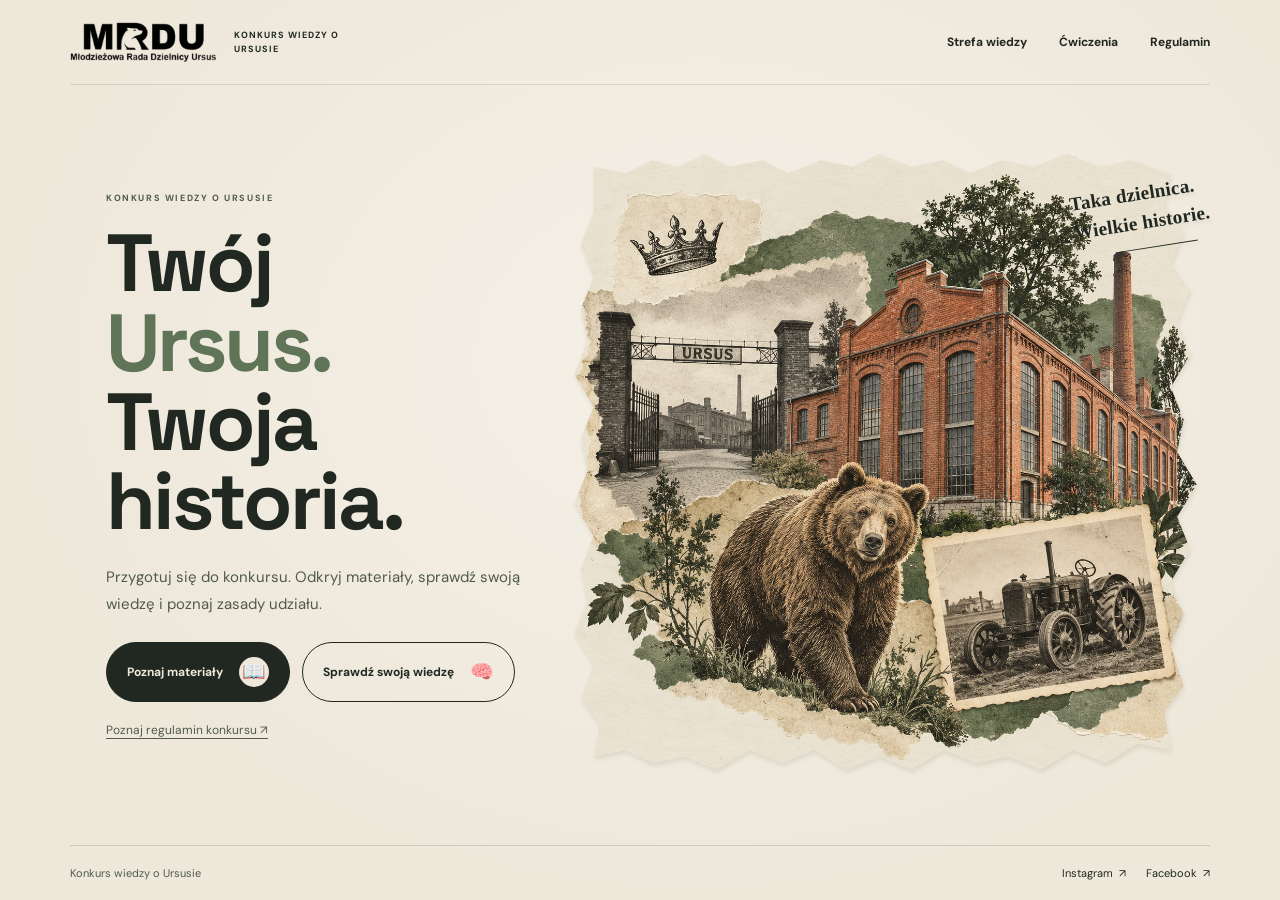
<file: index.html>
<!DOCTYPE html>
<html lang="pl">
<head>
  <meta charset="UTF-8">
  <meta name="viewport" content="width=device-width, initial-scale=1.0">
  <meta name="description" content="Konkurs wiedzy o Ursusie — materiały do nauki, ćwiczenia i regulamin.">
  <title>Konkurs wiedzy o Ursusie</title>
  <link rel="stylesheet" href="style.css">
  <link rel="stylesheet" href="theme.css">
  <link rel="stylesheet" href="home.css?v=20261018-copy-position">
  <script src="animations.js" defer></script>
</head>
<body class="home-page">
  <header class="header container">
    <a class="logo" href="index.html" aria-label="Ursus — strona główna"><span class="logo-image"><img src="assets/logo-mrdu.png" alt="Młodzieżowa Rada Dzielnicy Ursus" width="4000" height="4000"></span><span class="logo-text">KONKURS WIEDZY O URSUSIE</span></a>
    <nav class="home-navigation" aria-label="Menu główne">
      <a href="strefa-wiedzy.html">Strefa wiedzy</a>
      <a href="cwiczenia.html">Ćwiczenia</a>
      <a href="regulamin.html">Regulamin</a>
    </nav>
  </header>
  <main class="container collage-home">
    <section class="collage-copy" aria-labelledby="home-title">
      <p class="eyebrow">KONKURS WIEDZY O URSUSIE</p>
      <h1 id="home-title">Twój<br><em>Ursus.</em><br>Twoja<br>historia.</h1>
      <p class="collage-description">Przygotuj się do konkursu. Odkryj materiały, sprawdź swoją wiedzę i poznaj zasady udziału.</p>
      <div class="home-actions">
        <a class="home-action home-action-primary" href="strefa-wiedzy.html">Poznaj materiały <span aria-hidden="true">📖</span></a>
        <a class="home-action home-action-secondary" href="cwiczenia.html">Sprawdź swoją wiedzę <span aria-hidden="true">🧠</span></a>
      </div>
      <a class="home-rules" href="regulamin.html">Poznaj regulamin konkursu <span aria-hidden="true">↗</span></a>
    </section>
    <div class="collage-art" aria-hidden="true">
      <img src="assets/ursus-collage.png" alt="" width="1024" height="1024" fetchpriority="high">
      <span class="collage-note">Taka dzielnica.<br>Wielkie historie.</span>
    </div>
  </main>
  <footer class="container home-footer">
    <span>Konkurs wiedzy o Ursusie</span>
    <nav class="social-links" aria-label="Nasze media społecznościowe">
      <a href="https://www.instagram.com/mrd_ursus/" target="_blank" rel="noopener noreferrer" aria-label="Instagram Młodzieżowej Rady Dzielnicy Ursus — otwiera się w nowej karcie">Instagram <span aria-hidden="true">↗</span></a>
      <a href="https://www.facebook.com/MlodziezowaRadaDzielnicyUrsus/" target="_blank" rel="noopener noreferrer" aria-label="Facebook Młodzieżowej Rady Dzielnicy Ursus — otwiera się w nowej karcie">Facebook <span aria-hidden="true">↗</span></a>
    </nav>
  </footer>
</body>
</html>
</file>
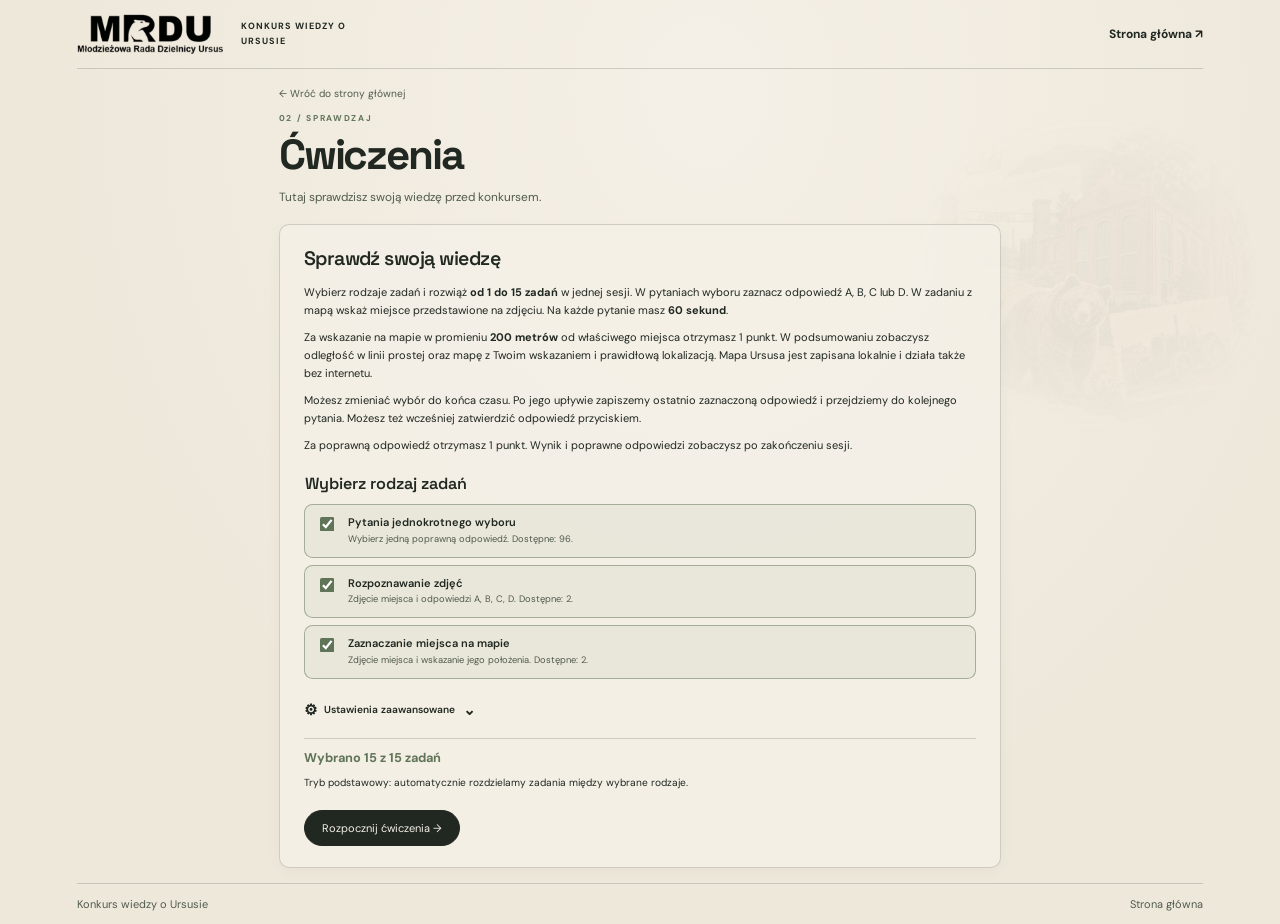
<file: cwiczenia.html>
<!DOCTYPE html>
<html lang="pl">
<head>
  <meta charset="UTF-8">
  <meta name="viewport" content="width=device-width, initial-scale=1.0">
  <title>Ćwiczenia — Konkurs wiedzy o Ursusie</title>
  <link rel="stylesheet" href="style.css">
  <link rel="stylesheet" href="theme.css">
  <link rel="stylesheet" href="assets/vendor/leaflet/leaflet.css">
  <link rel="stylesheet" href="quiz-map.css">
  <link rel="stylesheet" href="practice-layout.css?v=20261018-settings">
  <script src="assets/vendor/leaflet/leaflet.js" defer></script>
  <script src="quiz-data.js" defer></script>
  <script src="quiz-images.js" defer></script>
  <script src="quiz-map-data.js?v=20261017-2" defer></script>
  <script src="quiz-session.js?v=1" defer></script>
  <script src="quiz-engine.js?v=20261018-settings" defer></script>
  <script src="assets/ursus-map-data.js" defer></script>
  <script src="quiz-map.js" defer></script>
  <script src="practice-layout.js?v=20261018-settings" defer></script>
  <script src="practice-settings.js?v=1" defer></script>
  <script src="quiz.js?v=20261018-settings" defer></script>
</head>
<body class="practice-page">
  <header class="header container">
    <a class="logo" href="index.html" aria-label="Ursus — strona główna"><span class="logo-image"><img src="assets/logo-mrdu.png" alt="Młodzieżowa Rada Dzielnicy Ursus" width="4000" height="4000"></span><span class="logo-text">KONKURS WIEDZY O URSUSIE</span></a>
    <nav aria-label="Menu główne"><a href="index.html">Strona główna ↗</a></nav>
  </header>
  <main class="container subpage">
    <a class="back-link" href="index.html">← Wróć do strony głównej</a>
    <p class="eyebrow">02 / SPRAWDZAJ</p>
    <h1>Ćwiczenia</h1>
    <p class="intro">Tutaj sprawdzisz swoją wiedzę przed konkursem.</p>
    <section id="quiz-intro" class="quiz-card">
      <h2>Sprawdź swoją wiedzę</h2>
      <p>Wybierz rodzaje zadań i rozwiąż <strong>od 1 do 15 zadań</strong> w jednej sesji. W pytaniach wyboru zaznacz odpowiedź A, B, C lub D. W zadaniu z mapą wskaż miejsce przedstawione na zdjęciu. Na każde pytanie masz <strong>60 sekund</strong>.</p>
      <p>Za wskazanie na mapie w promieniu <strong>200 metrów</strong> od właściwego miejsca otrzymasz 1 punkt. W podsumowaniu zobaczysz odległość w linii prostej oraz mapę z Twoim wskazaniem i prawidłową lokalizacją. Mapa Ursusa jest zapisana lokalnie i działa także bez internetu.</p>
      <p>Możesz zmieniać wybór do końca czasu. Po jego upływie zapiszemy ostatnio zaznaczoną odpowiedź i przejdziemy do kolejnego pytania. Możesz też wcześniej zatwierdzić odpowiedź przyciskiem.</p>
      <p>Za poprawną odpowiedź otrzymasz 1 punkt. Wynik i poprawne odpowiedzi zobaczysz po zakończeniu sesji.</p>
      <fieldset class="task-type-fieldset"><legend>Wybierz rodzaj zadań</legend><div id="task-types"></div></fieldset>
      <button id="advanced-toggle" class="advanced-toggle" type="button" aria-expanded="false" aria-controls="advanced-panel"><span aria-hidden="true">⚙</span> Ustawienia zaawansowane <span class="advanced-chevron" aria-hidden="true">⌄</span></button>
      <div id="advanced-panel" class="advanced-panel" aria-hidden="true" inert>
        <div class="advanced-inner"><div class="advanced-content"><p>Ustaw dokładną liczbę zadań każdego rodzaju. Łącznie możesz wybrać od 1 do 15 zadań.</p><div id="task-counts"></div><button id="settings-reset" type="button" class="settings-reset" hidden>Przywróć dobór automatyczny</button></div></div>
      </div>
      <p id="settings-feedback" role="status"></p>
      <div class="session-summary"><strong id="session-total" role="status" aria-live="polite"></strong><p id="session-message"></p></div>
      <button id="quiz-start" class="study-button" type="button">Rozpocznij ćwiczenia →</button>
      <noscript><p>Włącz JavaScript w przeglądarce, aby uruchomić quiz.</p></noscript>
    </section>
    <section id="quiz-active" class="quiz-card" hidden aria-label="Quiz">
      <div class="quiz-status"><span id="quiz-progress"></span><span class="quiz-clock">Pozostało: <strong id="quiz-timer" role="timer" aria-label="Czas do końca pytania"></strong></span></div>
      <progress id="quiz-timebar" max="60" value="60" aria-label="Pozostały czas odpowiedzi"></progress>
      <fieldset class="quiz-fieldset"><legend class="visually-hidden">Wybierz jedną odpowiedź</legend>
        <h2 id="question-title" tabindex="-1"></h2>
        <figure id="quiz-photo" class="quiz-photo" hidden>
          <img id="quiz-image" alt="" decoding="async">
        </figure>
        <div id="quiz-options" role="radiogroup" aria-labelledby="question-title"></div>
        <div id="quiz-map-task" hidden>
          <p class="map-instructions">Kliknij lub dotknij mapy, aby postawić znacznik. Możesz zmieniać wskazanie do końca czasu. Punkt zdobędziesz, jeśli pomylisz się o najwyżej 200 m.</p>
          <div id="quiz-map" class="quiz-map" aria-label="Mapa Ursusa. Przesuwaj strzałkami i zmieniaj przybliżenie przyciskami plus i minus."></div>
          <div class="map-actions"><button id="map-select-center" class="study-button study-button-outline" type="button">Zaznacz środek mapy</button><button id="map-reset-view" class="study-button study-button-outline" type="button">Pokaż obszar Ursusa</button></div>
          <p id="map-selection-status" role="status">Nie zaznaczono jeszcze miejsca.</p>
          <p id="map-network-status" role="status" hidden></p>
        </div>
      </fieldset>
      <button id="quiz-next" class="study-button" type="button" disabled>Zatwierdź i przejdź dalej →</button>
    </section>
    <section id="quiz-result" hidden>
      <div class="quiz-card quiz-summary">
        <p class="eyebrow">ĆWICZENIA ZAKOŃCZONE</p>
        <h2 id="quiz-result-title" tabindex="-1">Twój wynik</h2>
        <p id="quiz-score" class="quiz-score"></p>
        <button id="quiz-restart" class="study-button" type="button">Rozpocznij ponownie →</button>
      </div>
      <h2 class="quiz-review-title">Podsumowanie odpowiedzi</h2>
      <div id="quiz-review"></div>
    </section>
  </main>
  <footer class="container"><span>Konkurs wiedzy o Ursusie</span><a href="index.html">Strona główna</a></footer>
</body>
</html>
</file>
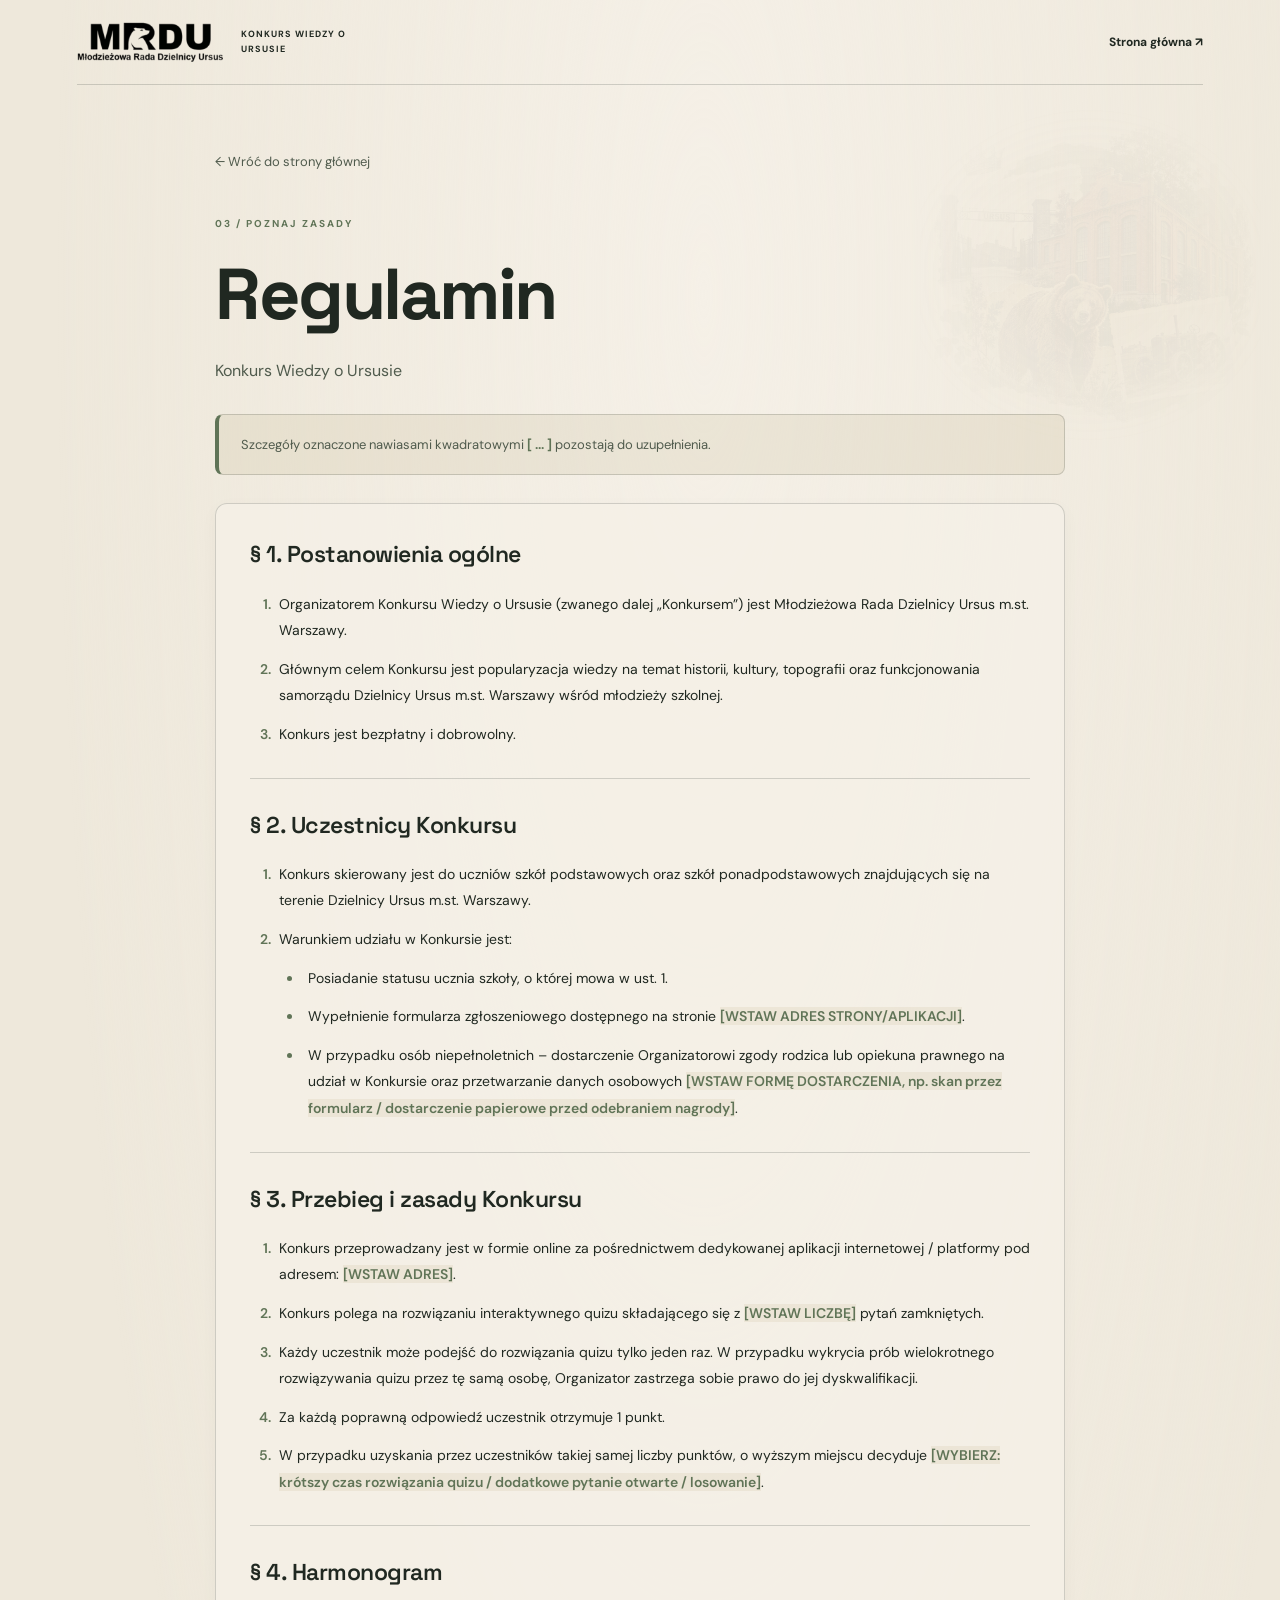
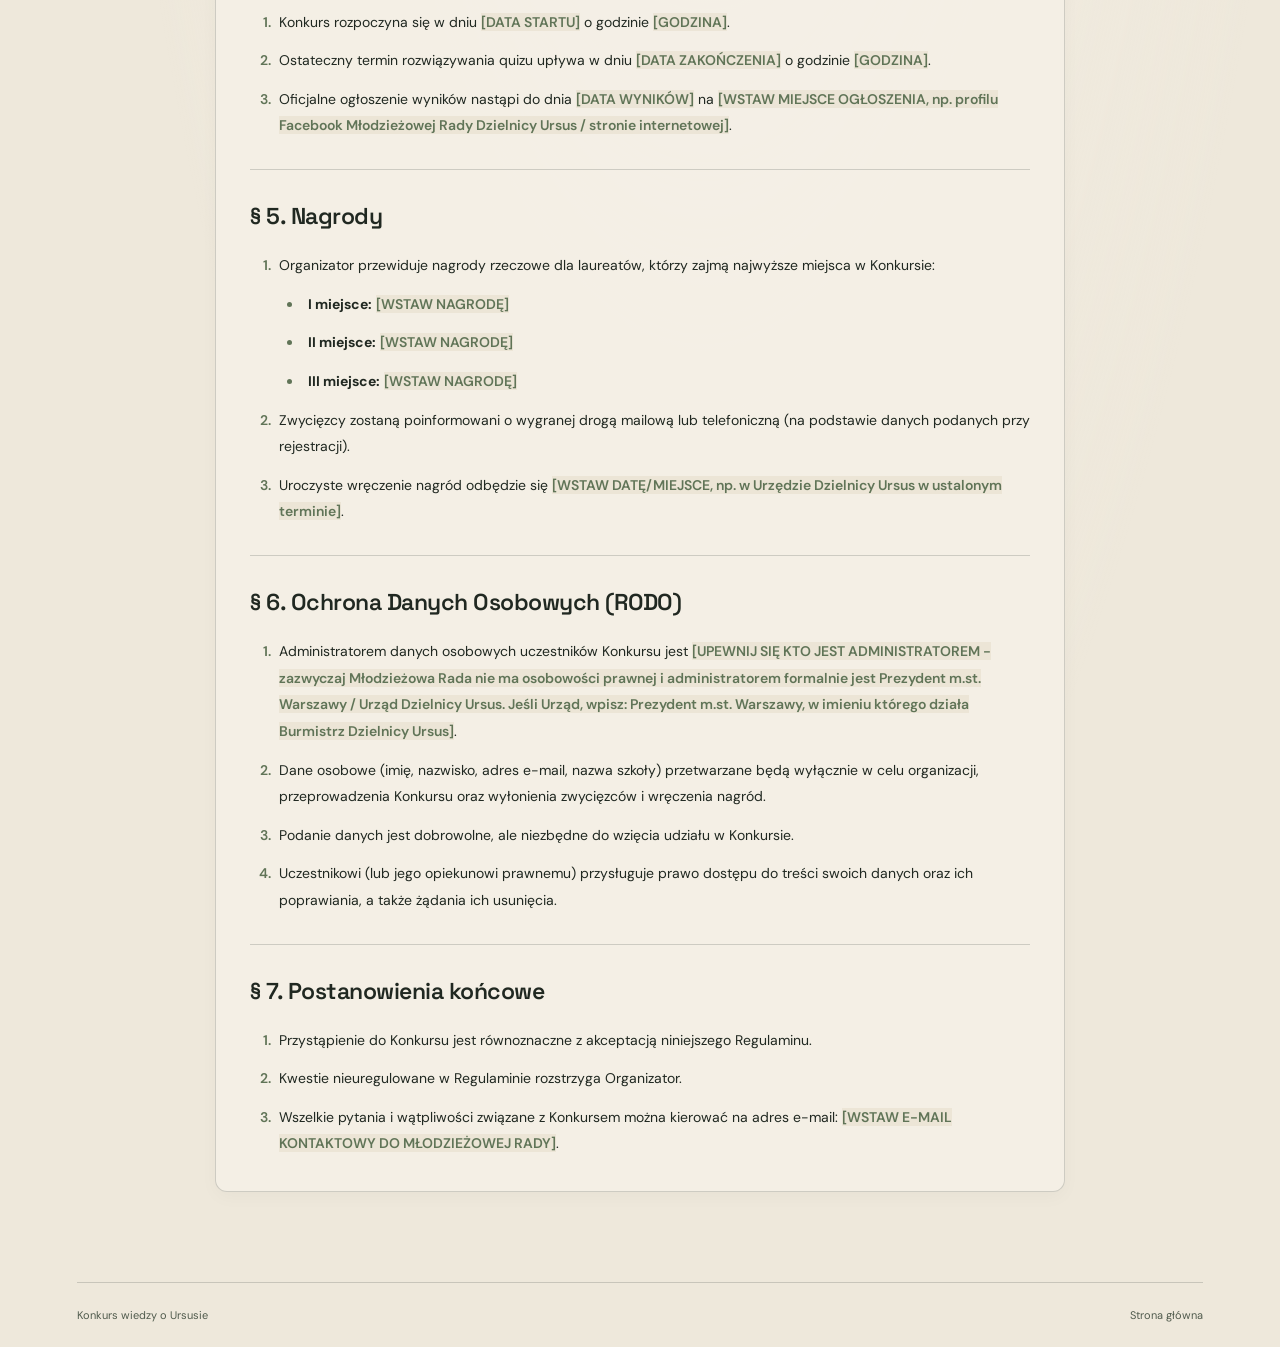
<file: regulamin.html>
<!DOCTYPE html>
<html lang="pl">
<head>
  <meta charset="UTF-8">
  <meta name="viewport" content="width=device-width, initial-scale=1.0">
  <title>Regulamin — Konkurs wiedzy o Ursusie</title>
  <link rel="stylesheet" href="style.css">
  <link rel="stylesheet" href="theme.css">
  <script src="animations.js" defer></script>
</head>
<body>
  <header class="header container">
    <a class="logo" href="index.html" aria-label="Ursus — strona główna"><span class="logo-image"><img src="assets/logo-mrdu.png" alt="Młodzieżowa Rada Dzielnicy Ursus" width="4000" height="4000"></span><span class="logo-text">KONKURS WIEDZY O URSUSIE</span></a>
    <nav aria-label="Menu główne"><a href="index.html">Strona główna ↗</a></nav>
  </header>
  <main class="container subpage">
    <a class="back-link" href="index.html">← Wróć do strony głównej</a>
    <p class="eyebrow">03 / POZNAJ ZASADY</p>
    <h1>Regulamin</h1>
    <p class="intro">Konkurs Wiedzy o Ursusie</p>
    <aside class="rules-note">Szczegóły oznaczone nawiasami kwadratowymi <strong>[ ... ]</strong> pozostają do uzupełnienia.</aside>
    <article class="rules-document" aria-label="Regulamin Konkursu Wiedzy o Ursusie">
<section>
<h2>§ 1. Postanowienia ogólne</h2>
<ol>
<li>Organizatorem Konkursu Wiedzy o Ursusie (zwanego dalej „Konkursem”) jest Młodzieżowa Rada Dzielnicy Ursus m.st. Warszawy.</li>
<li>Głównym celem Konkursu jest popularyzacja wiedzy na temat historii, kultury, topografii oraz funkcjonowania samorządu Dzielnicy Ursus m.st. Warszawy wśród młodzieży szkolnej.</li>
<li>Konkurs jest bezpłatny i dobrowolny.</li>
</ol>
</section>
<section>
<h2>§ 2. Uczestnicy Konkursu</h2>
<ol>
<li>Konkurs skierowany jest do uczniów szkół podstawowych oraz szkół ponadpodstawowych znajdujących się na terenie Dzielnicy Ursus m.st. Warszawy.</li>
<li>Warunkiem udziału w Konkursie jest:
<ul>
<li>Posiadanie statusu ucznia szkoły, o której mowa w ust. 1.</li>
<li>Wypełnienie formularza zgłoszeniowego dostępnego na stronie <strong class="rules-placeholder">[WSTAW ADRES STRONY/APLIKACJI]</strong>.</li>
<li>W przypadku osób niepełnoletnich – dostarczenie Organizatorowi zgody rodzica lub opiekuna prawnego na udział w Konkursie oraz przetwarzanie danych osobowych <strong class="rules-placeholder">[WSTAW FORMĘ DOSTARCZENIA, np. skan przez formularz / dostarczenie papierowe przed odebraniem nagrody]</strong>.</li>
</ul>
</li>
</ol>
</section>
<section>
<h2>§ 3. Przebieg i zasady Konkursu</h2>
<ol>
<li>Konkurs przeprowadzany jest w formie online za pośrednictwem dedykowanej aplikacji internetowej / platformy pod adresem: <strong class="rules-placeholder">[WSTAW ADRES]</strong>.</li>
<li>Konkurs polega na rozwiązaniu interaktywnego quizu składającego się z <strong class="rules-placeholder">[WSTAW LICZBĘ]</strong> pytań zamkniętych.</li>
<li>Każdy uczestnik może podejść do rozwiązania quizu tylko jeden raz. W przypadku wykrycia prób wielokrotnego rozwiązywania quizu przez tę samą osobę, Organizator zastrzega sobie prawo do jej dyskwalifikacji.</li>
<li>Za każdą poprawną odpowiedź uczestnik otrzymuje 1 punkt.</li>
<li>W przypadku uzyskania przez uczestników takiej samej liczby punktów, o wyższym miejscu decyduje <strong class="rules-placeholder">[WYBIERZ: krótszy czas rozwiązania quizu / dodatkowe pytanie otwarte / losowanie]</strong>.</li>
</ol>
</section>
<section>
<h2>§ 4. Harmonogram</h2>
<ol>
<li>Konkurs rozpoczyna się w dniu <strong class="rules-placeholder">[DATA STARTU]</strong> o godzinie <strong class="rules-placeholder">[GODZINA]</strong>.</li>
<li>Ostateczny termin rozwiązywania quizu upływa w dniu <strong class="rules-placeholder">[DATA ZAKOŃCZENIA]</strong> o godzinie <strong class="rules-placeholder">[GODZINA]</strong>.</li>
<li>Oficjalne ogłoszenie wyników nastąpi do dnia <strong class="rules-placeholder">[DATA WYNIKÓW]</strong> na <strong class="rules-placeholder">[WSTAW MIEJSCE OGŁOSZENIA, np. profilu Facebook Młodzieżowej Rady Dzielnicy Ursus / stronie internetowej]</strong>.</li>
</ol>
</section>
<section>
<h2>§ 5. Nagrody</h2>
<ol>
<li>Organizator przewiduje nagrody rzeczowe dla laureatów, którzy zajmą najwyższe miejsca w Konkursie:
<ul>
<li><strong>I miejsce:</strong> <strong class="rules-placeholder">[WSTAW NAGRODĘ]</strong></li>
<li><strong>II miejsce:</strong> <strong class="rules-placeholder">[WSTAW NAGRODĘ]</strong></li>
<li><strong>III miejsce:</strong> <strong class="rules-placeholder">[WSTAW NAGRODĘ]</strong></li>
</ul>
</li>
<li>Zwycięzcy zostaną poinformowani o wygranej drogą mailową lub telefoniczną (na podstawie danych podanych przy rejestracji).</li>
<li>Uroczyste wręczenie nagród odbędzie się <strong class="rules-placeholder">[WSTAW DATĘ/MIEJSCE, np. w Urzędzie Dzielnicy Ursus w ustalonym terminie]</strong>.</li>
</ol>
</section>
<section>
<h2>§ 6. Ochrona Danych Osobowych (RODO)</h2>
<ol>
<li>Administratorem danych osobowych uczestników Konkursu jest <strong class="rules-placeholder">[UPEWNIJ SIĘ KTO JEST ADMINISTRATOREM - zazwyczaj Młodzieżowa Rada nie ma osobowości prawnej i administratorem formalnie jest Prezydent m.st. Warszawy / Urząd Dzielnicy Ursus. Jeśli Urząd, wpisz: Prezydent m.st. Warszawy, w imieniu którego działa Burmistrz Dzielnicy Ursus]</strong>.</li>
<li>Dane osobowe (imię, nazwisko, adres e-mail, nazwa szkoły) przetwarzane będą wyłącznie w celu organizacji, przeprowadzenia Konkursu oraz wyłonienia zwycięzców i wręczenia nagród.</li>
<li>Podanie danych jest dobrowolne, ale niezbędne do wzięcia udziału w Konkursie.</li>
<li>Uczestnikowi (lub jego opiekunowi prawnemu) przysługuje prawo dostępu do treści swoich danych oraz ich poprawiania, a także żądania ich usunięcia.</li>
</ol>
</section>
<section>
<h2>§ 7. Postanowienia końcowe</h2>
<ol>
<li>Przystąpienie do Konkursu jest równoznaczne z akceptacją niniejszego Regulaminu.</li>
<li>Kwestie nieuregulowane w Regulaminie rozstrzyga Organizator.</li>
<li>Wszelkie pytania i wątpliwości związane z Konkursem można kierować na adres e-mail: <strong class="rules-placeholder">[WSTAW E-MAIL KONTAKTOWY DO MŁODZIEŻOWEJ RADY]</strong>.</li>
</ol>
</section>
    </article>
  </main>
  <footer class="container"><span>Konkurs wiedzy o Ursusie</span><a href="index.html">Strona główna</a></footer>
</body>
</html>
</file>
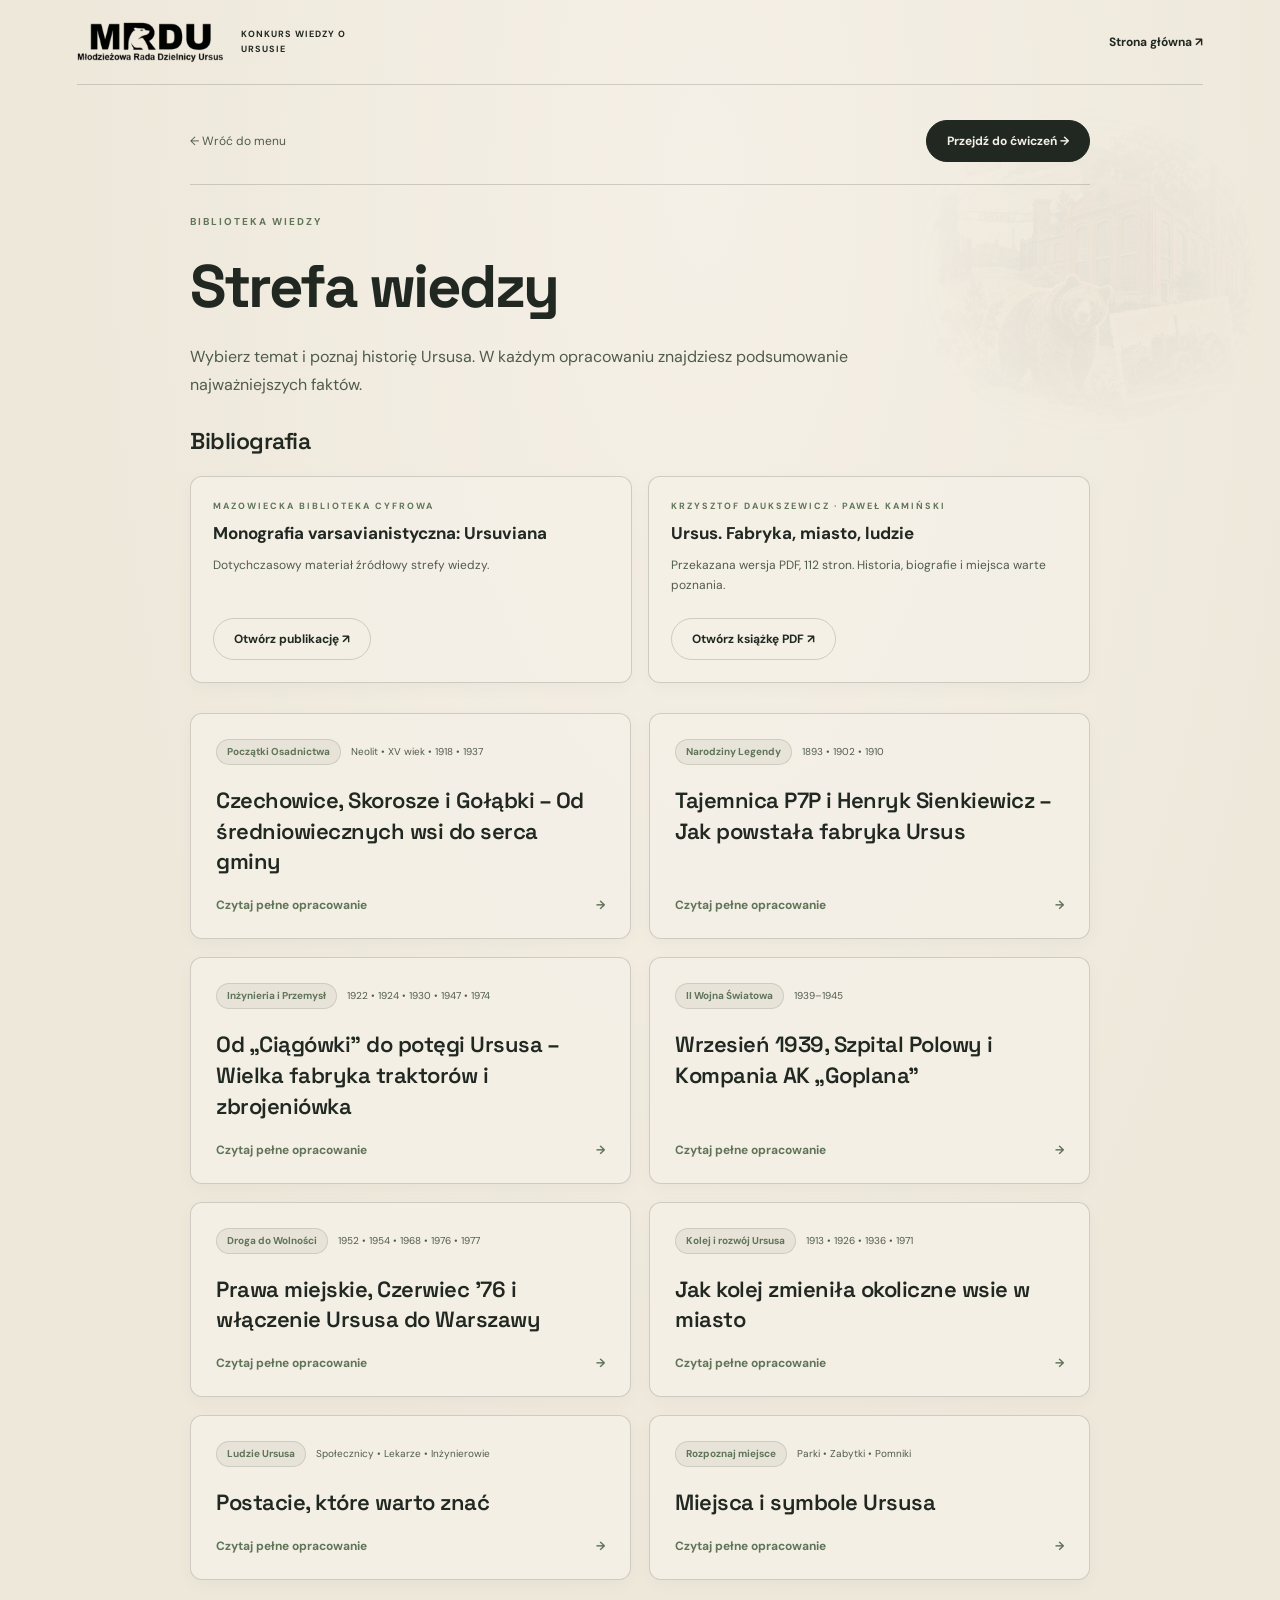
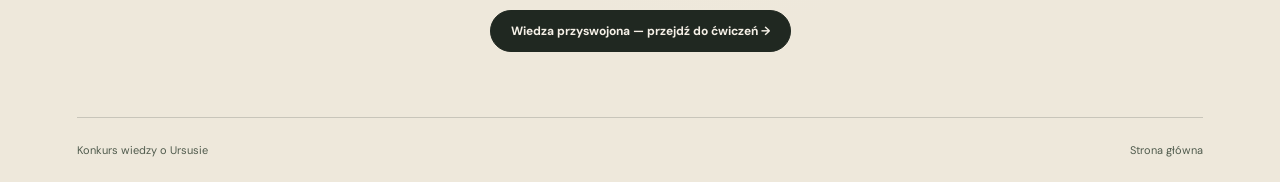
<file: strefa-wiedzy.html>
<!DOCTYPE html>
<html lang="pl">
<head>
  <meta charset="UTF-8">
  <meta name="viewport" content="width=device-width, initial-scale=1.0">
  <title>Strefa wiedzy — Konkurs wiedzy o Ursusie</title>
  <link rel="stylesheet" href="style.css">
  <link rel="stylesheet" href="theme.css">
  <script src="strefa-wiedzy.js" defer></script>
</head>
<body>
  <header class="header container">
    <a class="logo" href="index.html" aria-label="Ursus — strona główna"><span class="logo-image"><img src="assets/logo-mrdu.png" alt="Młodzieżowa Rada Dzielnicy Ursus" width="4000" height="4000"></span><span class="logo-text">KONKURS WIEDZY O URSUSIE</span></a>
    <nav aria-label="Menu główne"><a href="index.html">Strona główna ↗</a></nav>
  </header>
  <main class="container study-page">
    <section id="tematy" aria-labelledby="study-title">
      <div class="study-toolbar"><a href="index.html">← Wróć do menu</a><a class="study-button" href="cwiczenia.html">Przejdź do ćwiczeń →</a></div>
      <p class="eyebrow">BIBLIOTEKA WIEDZY</p>
      <h1 id="study-title" tabindex="-1">Strefa wiedzy</h1>
      <p class="intro">Wybierz temat i poznaj historię Ursusa. W każdym opracowaniu znajdziesz podsumowanie najważniejszych faktów.</p>
      <section class="study-bibliography" aria-labelledby="bibliography-title">
<h2 id="bibliography-title">Bibliografia</h2>
<div class="bibliography-grid">
<article class="study-source"><div><p class="eyebrow">MAZOWIECKA BIBLIOTEKA CYFROWA</p><h3>Monografia varsavianistyczna: Ursuviana</h3><p>Dotychczasowy materiał źródłowy strefy wiedzy.</p></div><a class="study-button study-button-outline" href="https://mbc.cyfrowemazowsze.pl/dlibra/publication/79499/edition/74944/content" target="_blank" rel="noopener noreferrer">Otwórz publikację ↗</a></article>
<article class="study-source"><div><p class="eyebrow">KRZYSZTOF DAUKSZEWICZ · PAWEŁ KAMIŃSKI</p><h3>Ursus. Fabryka, miasto, ludzie</h3><p>Przekazana wersja PDF, 112 stron. Historia, biografie i miejsca warte poznania.</p></div><a class="study-button study-button-outline" href="assets/ursus-fabryka-miasto-ludzie.pdf" target="_blank" rel="noopener noreferrer">Otwórz książkę PDF ↗</a></article>
</div></section>
      <div class="study-grid">      <a class="study-card" href="#temat-czechowice" data-topic="czechowice">
        <div class="study-meta"><span class="study-tag">Początki Osadnictwa</span><span>Neolit • XV wiek • 1918 • 1937</span></div>
        <h2>Czechowice, Skorosze i Gołąbki – Od średniowiecznych wsi do serca gminy</h2>
        <span class="study-read">Czytaj pełne opracowanie <span aria-hidden="true">→</span></span>
      </a>
      <a class="study-card" href="#temat-p7p" data-topic="p7p">
        <div class="study-meta"><span class="study-tag">Narodziny Legendy</span><span>1893 • 1902 • 1910</span></div>
        <h2>Tajemnica P7P i Henryk Sienkiewicz – Jak powstała fabryka Ursus</h2>
        <span class="study-read">Czytaj pełne opracowanie <span aria-hidden="true">→</span></span>
      </a>
      <a class="study-card" href="#temat-ciagowka" data-topic="ciagowka">
        <div class="study-meta"><span class="study-tag">Inżynieria i Przemysł</span><span>1922 • 1924 • 1930 • 1947 • 1974</span></div>
        <h2>Od „Ciągówki” do potęgi Ursusa – Wielka fabryka traktorów i zbrojeniówka</h2>
        <span class="study-read">Czytaj pełne opracowanie <span aria-hidden="true">→</span></span>
      </a>
      <a class="study-card" href="#temat-wojna" data-topic="wojna">
        <div class="study-meta"><span class="study-tag">II Wojna Światowa</span><span>1939–1945</span></div>
        <h2>Wrzesień 1939, Szpital Polowy i Kompania AK „Goplana”</h2>
        <span class="study-read">Czytaj pełne opracowanie <span aria-hidden="true">→</span></span>
      </a>
      <a class="study-card" href="#temat-czerwiec" data-topic="czerwiec">
        <div class="study-meta"><span class="study-tag">Droga do Wolności</span><span>1952 • 1954 • 1968 • 1976 • 1977</span></div>
        <h2>Prawa miejskie, Czerwiec '76 i włączenie Ursusa do Warszawy</h2>
        <span class="study-read">Czytaj pełne opracowanie <span aria-hidden="true">→</span></span>
      </a>
<a class="study-card" href="#temat-kolej" data-topic="kolej"><div class="study-meta"><span class="study-tag">Kolej i rozwój Ursusa</span><span>1913 • 1926 • 1936 • 1971</span></div><h2>Jak kolej zmieniła okoliczne wsie w miasto</h2><span class="study-read">Czytaj pełne opracowanie <span aria-hidden="true">→</span></span></a>
<a class="study-card" href="#temat-postacie" data-topic="postacie"><div class="study-meta"><span class="study-tag">Ludzie Ursusa</span><span>Społecznicy • Lekarze • Inżynierowie</span></div><h2>Postacie, które warto znać</h2><span class="study-read">Czytaj pełne opracowanie <span aria-hidden="true">→</span></span></a>
<a class="study-card" href="#temat-miejsca" data-topic="miejsca"><div class="study-meta"><span class="study-tag">Rozpoznaj miejsce</span><span>Parki • Zabytki • Pomniki</span></div><h2>Miejsca i symbole Ursusa</h2><span class="study-read">Czytaj pełne opracowanie <span aria-hidden="true">→</span></span></a></div>
      <div class="study-bottom"><a class="study-button" href="cwiczenia.html">Wiedza przyswojona — przejdź do ćwiczeń →</a></div>
    </section>
    <section id="temat-czechowice" class="study-panel" aria-labelledby="title-czechowice">
      <div class="study-toolbar"><a href="#tematy" data-back>← Wróć do wyboru tematów</a><a class="study-button" href="cwiczenia.html">Przejdź do ćwiczeń →</a></div>
      <article class="study-article">
        <header class="article-heading"><div class="study-meta"><span class="study-tag">Początki Osadnictwa</span><span>Neolit • XV wiek • 1918 • 1937</span></div><h2 id="title-czechowice" tabindex="-1">Czechowice, Skorosze i Gołąbki – Od średniowiecznych wsi do serca gminy</h2></header>
        <div class="article-body">
          <div>
            <span>⚡ Podsumowanie faktów do konkursu:</span>
            <ul>
              <li><strong>Neolityczne znaleziska:</strong> w 1877 roku w Czechowicach odnaleziono grób neolityczny (ceramika i narzędzia trafiły do Moskwy).</li>
              <li><strong>Pierwsze wzmianki:</strong> Czechowice (lata 1417–1429), Gołąbki (rok 1425 lub 1438).</li>
              <li><strong>Gmina Skorosze:</strong> w maju 1918 r. obejmowała m.in. Skorosze i Czechowice. W 1937 r. jej stolicę przeniesiono do Czechowic.</li>
              <li><strong>Zabytkowa kapliczka:</strong> z przełomu XVIII i XIX w. z obrazem Matki Boskiej Częstochowskiej przy ul. Dzieci Warszawy / Skoroszewskiej.</li>
              <li><strong>Dawne nazwy ulic:</strong> ul. Dzieci Warszawy to dawniej ul. Jana III Sobieskiego, a ul. Bohaterów Warszawy to dawniej ul. Józefa Piłsudskiego.</li>
            </ul>
          </div>
          <h3>1. Ślady osadnictwa sprzed tysięcy lat</h3>
          <p>W 1877 roku na terenie Czechowic rolnicy natrafili na <strong>zabytkowy grób neolityczny</strong>. Ówczesne władze carskie zabezpieczyły te bezcenne artefakty i wywiozły je do Moskwy, gdzie spoczywają do dziś.</p>
          <h3>2. Średniowieczne korzenie</h3>
          <p>W dokumentach z <strong>XV wieku</strong> pojawiają się pierwsze zapiski o tutejszych majątkach. Wzmianki o <strong>Czechowicach</strong> datowane są na lata <strong>1417–1429</strong>, natomiast o <strong>Gołąbkach</strong> na lata <strong>1425 oraz 1438</strong>.</p>
          <h3>3. Gmina Skorosze</h3>
          <p>W maju 1918 roku gmina Skorosze składała się głównie z dwóch kluczowych wsi: <strong>Skoroszów i Czechowic</strong>. Wraz z rozwojem fabryki, w <strong>1937 roku</strong> podjęto decyzję o oficjalnym przeniesieniu siedziby urzędu gminy ze Skoroszy do Czechowic.</p>
          <h3>4. Zabytki i dawne ulice</h3>
          <p>Najstarszym zachowanym obiektem jest <strong>kapliczka z przełomu XVIII i XIX wieku</strong> przy zbiegu dzisiejszych ulic <strong>Dzieci Warszawy i Skoroszewskiej</strong>. Dawniej ulica Dzieci Warszawy nosiła nazwę <strong>Jana III Sobieskiego</strong>, a ulica Bohaterów Warszawy nosiła nazwę <strong>Józefa Piłsudskiego</strong>.</p>
<h3>5. Od rolniczych wsi do osady przemysłowej</h3>
<p>Przez stulecia tereny dzisiejszego Ursusa miały przede wszystkim charakter rolniczy. Czechowice były podzielone między wielu właścicieli — w XVI wieku było ich dziesięciu. Wśród właścicieli pojawia się rodzina Czechowskich herbu Oksza, do którego nawiązuje nazwa jednej z ulic na Szamotach.</p>
<p>Około 1890 roku Skorosze stały się siedzibą rozległej gminy Pruszków. Gmina Skorosze powstała w 1916 roku, w związku z nadaniem Pruszkowowi praw miejskich i zmianami granic administracyjnych. Rozwój fabryki i połączeń kolejowych stopniowo przekształcił okoliczne wsie w osadę przemysłową.</p><p class="book-reference">Źródło: K. Daukszewicz, P. Kamiński, <a href="assets/ursus-fabryka-miasto-ludzie.pdf#page=9" target="_blank" rel="noopener noreferrer">Ursus. Fabryka, miasto, ludzie, s. 9–12 ↗</a>.</p><aside class="source-difference"><strong>Różnica w datowaniu kapliczki:</strong> wcześniejsze materiały na tej stronie wskazują przełom XVIII i XIX wieku. Autorzy nowej książki podają około 1705 roku i przywołują legendę o jej powstaniu po bitwie ze Szwedami. Opisują także uszkodzenie podczas przenosin w 1987 roku oraz rekonstrukcję w latach 1994–2005. Datowania te należy rozróżniać, korzystając z odpowiedniego źródła.</aside><p class="book-reference">Źródło: K. Daukszewicz, P. Kamiński, <a href="assets/ursus-fabryka-miasto-ludzie.pdf#page=86" target="_blank" rel="noopener noreferrer">Ursus. Fabryka, miasto, ludzie, s. 86 ↗</a>.</p>
        </div>
        <div class="study-toolbar article-actions"><a href="#tematy" data-back>← Wybierz inny temat</a><a class="study-button" href="cwiczenia.html">Przejdź do ćwiczeń →</a></div>
      </article>
    </section>
    <section id="temat-p7p" class="study-panel" aria-labelledby="title-p7p">
      <div class="study-toolbar"><a href="#tematy" data-back>← Wróć do wyboru tematów</a><a class="study-button" href="cwiczenia.html">Przejdź do ćwiczeń →</a></div>
      <article class="study-article">
        <header class="article-heading"><div class="study-meta"><span class="study-tag">Narodziny Legendy</span><span>1893 • 1902 • 1910</span></div><h2 id="title-p7p" tabindex="-1">Tajemnica P7P i Henryk Sienkiewicz – Jak powstała fabryka Ursus</h2></header>
        <div class="article-body">
          <div>
            <span>⚡ Podsumowanie faktów do konkursu:</span>
            <ul>
              <li><strong>Data powstania:</strong> 1893 rok przy ulicy Siennej w Warszawie.</li>
              <li><strong>Oryginalna nazwa:</strong> Towarzystwo Udziałowe Specyalnej Fabryki Armatur.</li>
              <li><strong>Co oznacza skrót P7P?</strong> Posag 7 Panien – kapitał z posagów córek założycieli!</li>
              <li><strong>Skąd nazwa Ursus?</strong> W 1902 r. od postaci siłacza Ursusa z powieści „Quo Vadis” Henryka Sienkiewicza.</li>
              <li><strong>Oddział na Woli (1910 r.):</strong> produkował silniki spalinowe sprzedawane m.in. w Rosji.</li>
            </ul>
          </div>
          <h3>1. Początki przy ulicy Siennej (1893)</h3>
          <p>W 1893 roku w Warszawie powstało <em>Towarzystwo Udziałowe Specyalnej Fabryki Armatur</em>. Pierwszy warsztat mieścił się przy ulicy Siennej 15.</p>
          <h3>2. Sekret „P7P”</h3>
          <p>Założyciele przeznaczyli na rozruch firmy <strong>pieniądze odłożone na posagi dla swoich siedmiu córek</strong>! Na pamiątkę tego fabryka przyjęła monogram <strong>P7P</strong> – <strong>„Posag 7 Panien”</strong>.</p>
          <h3>3. Nowa nazwa w 1902 roku</h3>
          <p>W 1902 roku, pod wrażeniem powieści <em>Quo Vadis</em> Henryka Sienkiewicza, nowy silnik nazwano <strong>„Ursus”</strong>. Nazwa stała się wkrótce oficjalną nazwą całego przedsiębiorstwa.</p>
          <h3>4. Oddział na Woli (1910)</h3>
          <p>W 1910 roku uruchomiono nowoczesny oddział fabryki na Woli, wytwarzający silniki wysokoprężne eksportowane na Wschód.</p>
<h3>5. Co oznacza nazwa Ursus?</h3><p>Łacińskie słowo <strong>ursus oznacza niedźwiedzia</strong>. Nazwa zakładu nawiązuje do siłacza z powieści „Quo Vadis” Henryka Sienkiewicza. Początkowo przedsiębiorstwo wytwarzało aparaturę dla cukrowni i gorzelni, a jego wyroby trafiały m.in. na rynek rosyjski. Po odzyskaniu niepodległości w 1918 roku utrata zamówień ze wschodu wymusiła zwrot ku odbiorcom w Polsce.</p><p class="book-reference">Źródło: K. Daukszewicz, P. Kamiński, <a href="assets/ursus-fabryka-miasto-ludzie.pdf#page=10" target="_blank" rel="noopener noreferrer">Ursus. Fabryka, miasto, ludzie, s. 10–11 ↗</a>.</p><aside class="source-difference"><strong>Daty w różnych opracowaniach:</strong> dotychczasowy materiał wskazuje 1902 rok jako moment przyjęcia nazwy. W rozdziale „Siedem Panien” nowej książki rozszerzenie produkcji o silniki i zmianę oznaczenia opisano jako około 1903 roku, z zaznaczeniem, że niektóre źródła podają 1907 rok.</aside><p class="book-reference">Źródło: K. Daukszewicz, P. Kamiński, <a href="assets/ursus-fabryka-miasto-ludzie.pdf#page=61" target="_blank" rel="noopener noreferrer">Ursus. Fabryka, miasto, ludzie, s. 61 ↗</a>.</p>
        </div>
        <div class="study-toolbar article-actions"><a href="#tematy" data-back>← Wybierz inny temat</a><a class="study-button" href="cwiczenia.html">Przejdź do ćwiczeń →</a></div>
      </article>
    </section>
    <section id="temat-ciagowka" class="study-panel" aria-labelledby="title-ciagowka">
      <div class="study-toolbar"><a href="#tematy" data-back>← Wróć do wyboru tematów</a><a class="study-button" href="cwiczenia.html">Przejdź do ćwiczeń →</a></div>
      <article class="study-article">
        <header class="article-heading"><div class="study-meta"><span class="study-tag">Inżynieria i Przemysł</span><span>1922 • 1924 • 1930 • 1947 • 1974</span></div><h2 id="title-ciagowka" tabindex="-1">Od „Ciągówki” do potęgi Ursusa – Wielka fabryka traktorów i zbrojeniówka</h2></header>
        <div class="article-body">
          <div>
            <span>⚡ Podsumowanie faktów do konkursu:</span>
            <ul>
              <li><strong>1922 r.:</strong> pierwszy polski ciągnik rolniczy – tzw. <em>ciągówka</em>.</li>
              <li><strong>1923 r.:</strong> rajd samochodowy wygrywa włoska marka <strong>S.P.A. (SPA)</strong>.</li>
              <li><strong>1924 r.:</strong> start budowy fabryki w Czechowicach i umowa z wojskiem.</li>
              <li><strong>1930 r.:</strong> Bank Gospodarstwa Krajowego przejmuje Ursus (włączenie do PZInż).</li>
              <li><strong>Powojenne modele:</strong> C-45 (1947–1950), licencyjny Zetor (C-4011 od 1961 r.) oraz licencja Massey-Ferguson (1974 r.).</li>
            </ul>
          </div>
          <h3>1. Pierwszy polski traktor (1922)</h3>
          <p>W 1922 roku w zakładach Ursusa powstał pierwszy polski ciągnik rolniczy nazwany <strong>„ciągówką”</strong>.</p>
          <h3>2. Rajd z 1923 roku i fabryka w Czechowicach (1924)</h3>
          <p>W 1923 roku zorganizowano rajd decydujący o licencji na ciężarówki – w kategorii półciężarówek wygrała włoska marka <strong>S.P.A. (SPA)</strong>. W 1924 r. rozpoczęto budowę hal w Czechowicach.</p>
          <h3>3. PZInż i czołgi (1930)</h3>
          <p>W 1930 r. zakłady przejął Bank Gospodarstwa Krajowego, włączając je do <strong>Państwowych Zakładów Inżynierii (PZInż)</strong>. Produkowano tu czołgi 7TP i tankietki TKS.</p>
          <h3>4. Od C-45 do Massey-Ferguson</h3>
          <p>Od 1947 r. produkowano traktor <strong>C-45</strong>, w 1961 r. wdrożono model <strong>C-4011</strong> (Zetor), a w 1974 r. kupiono licencję od brytyjskiego <strong>Massey-Ferguson</strong>.</p>
<h3>5. Fabryka samochodów i wojskowych pojazdów</h3><p>W maju 1924 roku zakłady wygrały przetarg Ministerstwa Spraw Wojskowych na dostawę <strong>1050 samochodów wojskowych</strong>. Pierwszy etap budowy fabryki zakończono w 1928 roku. Wytwarzano samochody ciężarowe i autobusy Ursus A na licencji włoskiej firmy S.P.A. W latach trzydziestych, po przejściu pod kontrolę państwa, zakłady produkowały także czołgi, silniki lotnicze i motocykle Sokół.</p><p class="book-reference">Źródło: K. Daukszewicz, P. Kamiński, <a href="assets/ursus-fabryka-miasto-ludzie.pdf#page=10" target="_blank" rel="noopener noreferrer">Ursus. Fabryka, miasto, ludzie, s. 10, 13, 16–17 ↗</a>.</p><h3>6. Odbudowa po wojnie</h3><p>Niemcy wywieźli maszyny zakładowe na Dolny Śląsk. Po wojnie zespół kierowany przez inżyniera <strong>Bolesława Koehlera</strong> poszukiwał ich m.in. w Oławie, Chocianowie i Strzegomiu. Odzyskany sprzęt pozwolił odbudować produkcję. Pod nadzorem <strong>Edwarda Habicha</strong> opracowano ciągnik oparty na konstrukcji Lanz Bulldog, początkowo oznaczany LB-45, a następnie C-45. W 1947 roku wznowiono produkcję ciągników.</p><p class="book-reference">Źródło: K. Daukszewicz, P. Kamiński, <a href="assets/ursus-fabryka-miasto-ludzie.pdf#page=23" target="_blank" rel="noopener noreferrer">Ursus. Fabryka, miasto, ludzie, s. 23–24 ↗</a>.</p><h3>7. Licencja Massey-Ferguson</h3><p>Umowa licencyjna z 1974 roku miała umożliwić wejście na kolejne rynki i rozszerzyć sieć serwisową. Na potrzeby produkcji powstały nowe hale w rejonie dzisiejszych ulic Posag 7 Panien, Licencyjnej i Kompanii AK „Goplana”. Jedną z trudności wdrożenia była dokumentacja oparta na brytyjskim systemie miar.</p><p class="book-reference">Źródło: K. Daukszewicz, P. Kamiński, <a href="assets/ursus-fabryka-miasto-ludzie.pdf#page=31" target="_blank" rel="noopener noreferrer">Ursus. Fabryka, miasto, ludzie, s. 31 ↗</a>.</p>
        </div>
        <div class="study-toolbar article-actions"><a href="#tematy" data-back>← Wybierz inny temat</a><a class="study-button" href="cwiczenia.html">Przejdź do ćwiczeń →</a></div>
      </article>
    </section>
    <section id="temat-wojna" class="study-panel" aria-labelledby="title-wojna">
      <div class="study-toolbar"><a href="#tematy" data-back>← Wróć do wyboru tematów</a><a class="study-button" href="cwiczenia.html">Przejdź do ćwiczeń →</a></div>
      <article class="study-article">
        <header class="article-heading"><div class="study-meta"><span class="study-tag">II Wojna Światowa</span><span>1939–1945</span></div><h2 id="title-wojna" tabindex="-1">Wrzesień 1939, Szpital Polowy i Kompania AK „Goplana”</h2></header>
        <div class="article-body">
          <div>
            <span>⚡ Podsumowanie faktów do konkursu:</span>
            <ul>
              <li><strong>Wrzesień 1939 r.:</strong> Wehrmacht wkracza do Czechowic.</li>
              <li><strong>Dr Władysława Włoczewska:</strong> zorganizowała szpital polowy dla rannych polskich żołnierzy.</li>
              <li><strong>Kompania AK „Goplana”:</strong> dowódca ppor. <strong>Stanisław Bodych ps. „Rawicz”</strong>.</li>
              <li><strong>Lokalni bohaterowie:</strong> Marian Krawczyk i Jerzy Włoczewski działający w konspiracji.</li>
            </ul>
          </div>
          <h3>1. Szpital polowy dr Władysławy Włoczewskiej</h3>
          <p>We wrześniu 1939 r. lekarka <strong>dr Władysława Włoczewska</strong> wraz z wolontariuszkami zorganizowała szpital polowy, ratując rannych polskich żołnierzy przed niewolą.</p>
          <h3>2. Kompania AK „Goplana”</h3>
          <p>W konspiracji Polskiego Państwa Podziemnego sformowano kompanię AK <strong>„Goplana”</strong>, którą dowodził ppor. <strong>Stanisław Bodych ps. „Rawicz”</strong>.</p>
<h3>3. Okupacja i konspiracja</h3><p>Według książki wojska niemieckie wkroczyły do Czechowic <strong>8 września 1939 roku</strong>. Zakłady podporządkowano potrzebom okupanta i nazywano w skrócie „Waverma”. Pierwsza lokalna grupa konspiracyjna powstała w listopadzie 1939 roku. W Czechowicach działały m.in. kompanie AK „Kordian” i „Goplana”.</p><p class="book-reference">Źródło: K. Daukszewicz, P. Kamiński, <a href="assets/ursus-fabryka-miasto-ludzie.pdf#page=19" target="_blank" rel="noopener noreferrer">Ursus. Fabryka, miasto, ludzie, s. 19–20 ↗</a>.</p><h3>4. Pomoc uchodźcom z Warszawy</h3><p>Od 5 sierpnia 1944 roku do Czechowic napływali uchodźcy z Woli i Ochoty. Zorganizowano dla nich szpital w domu przy dawnej ul. Piłsudskiego 16, dzisiaj Bohaterów Warszawy 31. Trzydziestołóżkową placówkę uruchomiono w dwa dni. Przygotowaniem wyposażenia zajmowała się służba sanitarna Wojskowej Służby Kobiet AK kierowana przez Jadwigę Lesnobrodzką.</p>
<p>Żołnierze plutonu „Torpeda”, wywodzący się z Czechowic, walczyli w Powstaniu Warszawskim od Woli po Czerniaków. Po jego upadku teren fabryki służył jako obóz przejściowy dla wysiedlanych mieszkańców Warszawy. W styczniu 1945 roku żołnierze „Torpedy” uczestniczyli w rozminowaniu zakładów.</p><p class="book-reference">Źródło: K. Daukszewicz, P. Kamiński, <a href="assets/ursus-fabryka-miasto-ludzie.pdf#page=21" target="_blank" rel="noopener noreferrer">Ursus. Fabryka, miasto, ludzie, s. 21–23 ↗</a>.</p>
        </div>
        <div class="study-toolbar article-actions"><a href="#tematy" data-back>← Wybierz inny temat</a><a class="study-button" href="cwiczenia.html">Przejdź do ćwiczeń →</a></div>
      </article>
    </section>
    <section id="temat-czerwiec" class="study-panel" aria-labelledby="title-czerwiec">
      <div class="study-toolbar"><a href="#tematy" data-back>← Wróć do wyboru tematów</a><a class="study-button" href="cwiczenia.html">Przejdź do ćwiczeń →</a></div>
      <article class="study-article">
        <header class="article-heading"><div class="study-meta"><span class="study-tag">Droga do Wolności</span><span>1952 • 1954 • 1968 • 1976 • 1977</span></div><h2 id="title-czerwiec" tabindex="-1">Prawa miejskie, Czerwiec '76 i włączenie Ursusa do Warszawy</h2></header>
        <div class="article-body">
          <div>
            <span>⚡ Podsumowanie faktów do konkursu:</span>
            <ul>
              <li><strong>1952 r.:</strong> utworzenie miasta Czechowice, <strong>1954 r.:</strong> zmiana nazwy na miasto Ursus.</li>
              <li><strong>1968 r.:</strong> rozpoczęcie budowy osiedla Niedźwiadek.</li>
              <li><strong>25 czerwca 1976 r.:</strong> strajk robotników ZPC Ursus, zablokowanie torów i początek KOR.</li>
              <li><strong>Tajna Komisja Zakładowa:</strong> podziemna walka NSZZ „Solidarność” o prawa robotników.</li>
              <li><strong>1 sierpnia 1977 r.:</strong> włączenie miasta Ursus do Warszawy (początkowo w dzielnicy Ochota).</li>
              <li><strong>5 osiedli Ursusa:</strong> Czechowice, Skorosze, Gołąbki, Szamoty, Niedźwiadek (sąsiedzi: Włochy, Bemowo).</li>
            </ul>
          </div>
          <h3>1. Miasto Czechowice i miasto Ursus</h3>
          <p>W 1952 r. Czechowice otrzymały prawa miejskie, a w 1954 r. zmieniono nazwę na <strong>Ursus</strong>. W 1968 r. ruszyła budowa osiedla <strong>Niedźwiadek</strong>.</p>
          <h3>2. Strajk 25 Czerwca 1976 roku</h3>
          <p>25 czerwca 1976 r. robotnicy ogłosili strajk i <strong>zablokowali międzynarodowe tory kolejowe</strong>. W odpowiedzi na brutalne represje powstał <strong>Komitet Obrony Robotników (KOR)</strong>.</p>
          <h3>3. Przyłączenie do Warszawy (1977)</h3>
          <p><strong>1 sierpnia 1977 roku miasto Ursus włączono do Warszawy</strong>. Dzielnica składa się z 5 osiedli i graniczy z Włochami oraz Bemowem.</p>
<h3>4. Życie w mieście fabrycznym</h3><p>Zakłady organizowały nie tylko pracę, ale także wiele usług dla mieszkańców: edukację zawodową, żłobek, przedszkole, stołówkę i wypoczynek. Dom Kultury był miejscem koncertów i seansów filmowych. Z lokalnym życiem kulturalnym związani byli m.in. Aleksander Bardini i zespół Maanam.</p><p class="book-reference">Źródło: K. Daukszewicz, P. Kamiński, <a href="assets/ursus-fabryka-miasto-ludzie.pdf#page=25" target="_blank" rel="noopener noreferrer">Ursus. Fabryka, miasto, ludzie, s. 25–26 ↗</a>.</p><h3>5. Niedźwiadek i rozwój miasta</h3><p>Prace przygotowawcze do budowy Niedźwiadka rozpoczęły się w 1964 roku. Konkurs architektoniczny ogłoszony rok później wygrał zespół Stefana Putowskiego. Osiedle otrzymało szkoły, zieleń i rzeźby, w tym charakterystyczną postać Onufrego Zagłoby. Nie wszystkie elementy projektu powstały — na przystanek kolejowy Ursus Niedźwiadek mieszkańcy czekali do lat 2013–2014.</p><p class="book-reference">Źródło: K. Daukszewicz, P. Kamiński, <a href="assets/ursus-fabryka-miasto-ludzie.pdf#page=28" target="_blank" rel="noopener noreferrer">Ursus. Fabryka, miasto, ludzie, s. 28–29, 67 ↗</a>.</p><h3>6. Represje i pamięć o Czerwcu</h3><p>Protest 25 czerwca 1976 roku był odpowiedzią na zapowiedziane podwyżki cen. Po blokadzie torów nastąpiła brutalna interwencja milicji, aresztowania, procesy i zwolnienia z pracy. Represjonowanym i ich rodzinom pomagali przedstawiciele środowisk opozycyjnych, zapewniając wsparcie materialne oraz prawne.</p><p><strong>Pomnik Czerwca 1976 roku odsłonięto 4 września 1981 roku</strong>. Upamiętnia protest robotników i solidarność z prześladowanymi.</p><p class="book-reference">Źródło: K. Daukszewicz, P. Kamiński, <a href="assets/ursus-fabryka-miasto-ludzie.pdf#page=31" target="_blank" rel="noopener noreferrer">Ursus. Fabryka, miasto, ludzie, s. 31–34, 94 ↗</a>.</p><h3>7. Od Ochoty do własnej dzielnicy</h3><p>Po włączeniu do Warszawy w 1977 roku Ursus należał do Ochoty. <strong>1 stycznia 1993 roku</strong> został z niej wydzielony jako odrębna dzielnica. W wyniku reformy warszawskiej z 1994 roku stał się gminą Warszawa-Ursus, natomiast reforma z 2002 roku włączyła go do struktury dzielnic jednolitego samorządu Warszawy.</p><p class="book-reference">Źródło: K. Daukszewicz, P. Kamiński, <a href="assets/ursus-fabryka-miasto-ludzie.pdf#page=35" target="_blank" rel="noopener noreferrer">Ursus. Fabryka, miasto, ludzie, s. 35–38 ↗</a>.</p>
        </div>
        <div class="study-toolbar article-actions"><a href="#tematy" data-back>← Wybierz inny temat</a><a class="study-button" href="cwiczenia.html">Przejdź do ćwiczeń →</a></div>
      </article>
    </section>
<section id="temat-kolej" class="study-panel" aria-labelledby="title-kolej"><div class="study-toolbar"><a href="#tematy" data-back>← Wróć do wyboru tematów</a><a class="study-button" href="cwiczenia.html">Przejdź do ćwiczeń →</a></div><article class="study-article"><header class="article-heading"><div class="study-meta"><span class="study-tag">Kolej i rozwój Ursusa</span><span>1913 • 1926 • 1936 • 1971</span></div><h2 id="title-kolej" tabindex="-1">Jak kolej zmieniła okoliczne wsie w miasto</h2></header><div class="article-body"><div><span>Najważniejsze fakty:</span><ul><li>1913 — uruchomienie przystanku Gołąbki.</li><li>1926 — powstanie przystanku Ursus; regularne postoje opisano od rozkładu z 15 maja 1927 roku.</li><li>1936 — elektryfikacja linii i charakterystyczne wiaty.</li><li>1971 — przystanek Ursus Północny projektu Arseniusza Romanowicza.</li></ul></div>
<h3>Fabryka potrzebowała kolei</h3><p>Bliskość linii kolejowych sprzyjała lokalizacji zakładów: umożliwiała budowę bocznic do przewozu materiałów i gotowych wyrobów. Połączenie Warszawa–Kalisz miało z kolei duży wpływ na rozwój Gołąbek, gdzie w 1913 roku uruchomiono przystanek.</p>
<h3>Robotnicy zabiegają o przystanek</h3><p>Pracownicy fabryki musieli początkowo dochodzić ze stacji Włochy albo Utrata, czyli dzisiejszego Piastowa. Książka opisuje zatrzymywanie przez nich pociągów hamulcem i ogniskami na torach. Powstanie przystanku w 1926 roku, interwencja prezydenta Ignacego Mościckiego i wprowadzenie regularnych postojów w 1927 roku poprawiły dojazdy do pracy.</p>
<h3>Architektura przystanków</h3><p>Rozpoznawalne wiaty na przystanku Ursus wiążą się z elektryfikacją linii w 1936 roku. Ursus Północny powstał w 1971 roku według projektu Arseniusza Romanowicza. Przystanek Ursus Niedźwiadek zrealizowano dopiero w latach 2013–2014.</p><p class="book-reference">Źródło: K. Daukszewicz, P. Kamiński, <a href="assets/ursus-fabryka-miasto-ludzie.pdf#page=10" target="_blank" rel="noopener noreferrer">Ursus. Fabryka, miasto, ludzie, s. 10, 12–14, 29–30, 78 ↗</a>.</p></div><div class="study-toolbar article-actions"><a href="#tematy" data-back>← Wybierz inny temat</a><a class="study-button" href="cwiczenia.html">Przejdź do ćwiczeń →</a></div></article></section>
<section id="temat-postacie" class="study-panel" aria-labelledby="title-postacie"><div class="study-toolbar"><a href="#tematy" data-back>← Wróć do wyboru tematów</a><a class="study-button" href="cwiczenia.html">Przejdź do ćwiczeń →</a></div><article class="study-article"><header class="article-heading"><div class="study-meta"><span class="study-tag">Ludzie Ursusa</span><span>Społecznicy • Lekarze • Inżynierowie</span></div><h2 id="title-postacie" tabindex="-1">Postacie, które warto znać</h2></header><div class="article-body"><div><span>Zapamiętaj powiązania:</span><ul><li>Franciszek Adolf Acher — OSP i Park Achera.</li><li>Marian Krawczyk „Janos” — kompania „Kordian”.</li><li>Jerzy Włoczewski „Mazur” — kardiolog i lekarz AK.</li><li>Władysława Lesnobrodzka-Włoczewska „Wróbel” — pediatra i szpital polowy.</li></ul></div>
<h3>Franciszek Adolf Acher</h3><p>Wójt gminy Skorosze i działacz społeczny, w 1925 roku założyciel oraz pierwszy prezes miejscowej Ochotniczej Straży Pożarnej. Wspierał budowę Szkoły Powszechnej. Jego nazwisko upamiętnia park na terenie dawnego gospodarstwa.</p><p class="book-reference">Źródło: K. Daukszewicz, P. Kamiński, <a href="assets/ursus-fabryka-miasto-ludzie.pdf#page=49" target="_blank" rel="noopener noreferrer">Ursus. Fabryka, miasto, ludzie, s. 49 ↗</a>.</p>
<h3>Marian Krawczyk i Jerzy Włoczewski</h3><p>Marian Krawczyk, pseudonim „Janos”, współorganizował lokalną konspirację i od 1941 roku dowodził 10. Kompanią „Kordian”. Jerzy Włoczewski, pseudonim „Mazur”, był kardiologiem, komendantem placówki „Kordian” i lekarzem oddziałów AK. Prowadził szkolenia sanitarne dla drużyn z Ursusa, Piastowa i Pruszkowa.</p><p class="book-reference">Źródło: K. Daukszewicz, P. Kamiński, <a href="assets/ursus-fabryka-miasto-ludzie.pdf#page=55" target="_blank" rel="noopener noreferrer">Ursus. Fabryka, miasto, ludzie, s. 55, 59 ↗</a>.</p>
<h3>Władysława Lesnobrodzka-Włoczewska</h3><p>Lekarka pediatra i porucznik AK, pseudonim „Wróbel”, we wrześniu 1939 roku zorganizowała szpital polowy w Szkole Powszechnej. Od sierpnia 1944 roku pomagała pacjentom szpitala powstańczego. Prowadziła również poradnię dla dzieci.</p><p class="book-reference">Źródło: K. Daukszewicz, P. Kamiński, <a href="assets/ursus-fabryka-miasto-ludzie.pdf#page=60" target="_blank" rel="noopener noreferrer">Ursus. Fabryka, miasto, ludzie, s. 60 ↗</a>.</p>
<h3>Inżynierowie odbudowy</h3><p>Bolesław Koehler kierował powojenną akcją odzyskiwania maszyn wywiezionych z Ursusa. Edward Habich nadzorował prace nad ciągnikiem, który stał się modelem C-45.</p><p class="book-reference">Źródło: K. Daukszewicz, P. Kamiński, <a href="assets/ursus-fabryka-miasto-ludzie.pdf#page=23" target="_blank" rel="noopener noreferrer">Ursus. Fabryka, miasto, ludzie, s. 23, 55 ↗</a>.</p></div><div class="study-toolbar article-actions"><a href="#tematy" data-back>← Wybierz inny temat</a><a class="study-button" href="cwiczenia.html">Przejdź do ćwiczeń →</a></div></article></section>
<section id="temat-miejsca" class="study-panel" aria-labelledby="title-miejsca"><div class="study-toolbar"><a href="#tematy" data-back>← Wróć do wyboru tematów</a><a class="study-button" href="cwiczenia.html">Przejdź do ćwiczeń →</a></div><article class="study-article"><header class="article-heading"><div class="study-meta"><span class="study-tag">Rozpoznaj miejsce</span><span>Parki • Zabytki • Pomniki</span></div><h2 id="title-miejsca" tabindex="-1">Miejsca i symbole Ursusa</h2></header><div class="article-body"><div><span>Przygotowanie do pytań graficznych:</span><ul><li>Pomnik Czerwca 1976 — kamień na postumencie i metalowy krzyż.</li><li>Park Czechowicki — staw i pamięć o dawnej nazwie miasta.</li><li>Acherówka i Park Achera — ślady rodziny społeczników.</li><li>Niedźwiedź na Skoroszach — symbol związany z nazwą Ursus.</li></ul></div>
<h3>Pomnik Czerwca 1976 roku</h3><p>Pomnik autorstwa Leszka Nadstawnego i pracowników zakładów odsłonięto 4 września 1981 roku. Stoi przy ul. Traktorzystów i pl. Czerwca 1976 roku, obok urzędu dzielnicy. Wykonano go z piaskowca osadzonego na granitowym postumencie; obok znajduje się metalowy krzyż.</p><p class="book-reference">Źródło: K. Daukszewicz, P. Kamiński, <a href="assets/ursus-fabryka-miasto-ludzie.pdf#page=94" target="_blank" rel="noopener noreferrer">Ursus. Fabryka, miasto, ludzie, s. 94–95 ↗</a>.</p>
<h3>Park Czechowicki</h3><p>Park przy ul. Michała Spisaka powstał około 1972 roku, wokół stawu. Nazwę nadano mu w 1998 roku, upamiętniając wieś i miasto Czechowice, które od 1954 roku nosiło nazwę Ursus.</p><p class="book-reference">Źródło: K. Daukszewicz, P. Kamiński, <a href="assets/ursus-fabryka-miasto-ludzie.pdf#page=80" target="_blank" rel="noopener noreferrer">Ursus. Fabryka, miasto, ludzie, s. 80 ↗</a>.</p>
<h3>Acherówka i Park Achera</h3><p>Budynek przy ul. Walerego Sławka wzniesiono w 1862 roku, a w 1912 roku przeszedł na własność Acherów. Na początku XXI wieku rozebrano go i odbudowano w zmienionej formie. Pobliskiego parku patronem jest od 1998 roku Franciszek Adolf Acher.</p><p class="book-reference">Źródło: K. Daukszewicz, P. Kamiński, <a href="assets/ursus-fabryka-miasto-ludzie.pdf#page=84" target="_blank" rel="noopener noreferrer">Ursus. Fabryka, miasto, ludzie, s. 84 ↗</a>.</p>
<h3>Rzeźba niedźwiedzia na Skoroszach</h3><p>Trzymetrowa rzeźba u zbiegu ulic Prystora i Ryżowej stanęła w listopadzie 2009 roku. Autorką zwycięskiego projektu była Aleksandra Ławicka-Cuper, a mieszkańcy uczestniczyli w wyborze pracy. Rzeźba powstała w Centrum Rzeźby Polskiej w Orońsku.</p><p class="book-reference">Źródło: K. Daukszewicz, P. Kamiński, <a href="assets/ursus-fabryka-miasto-ludzie.pdf#page=95" target="_blank" rel="noopener noreferrer">Ursus. Fabryka, miasto, ludzie, s. 95 ↗</a>.</p>
<h3>Rzeźby Niedźwiadka</h3><p>Elementem kompozycji osiedla były rzeźby, m.in. postać Jana Onufrego Zagłoby przy ulicy Zagłoby. Tworzyły one przestrzeń publiczną obok bloków, szkół i zieleni.</p><p class="book-reference">Źródło: K. Daukszewicz, P. Kamiński, <a href="assets/ursus-fabryka-miasto-ludzie.pdf#page=29" target="_blank" rel="noopener noreferrer">Ursus. Fabryka, miasto, ludzie, s. 29, 67 ↗</a>.</p></div><div class="study-toolbar article-actions"><a href="#tematy" data-back>← Wybierz inny temat</a><a class="study-button" href="cwiczenia.html">Przejdź do ćwiczeń →</a></div></article></section>
  </main>
  <footer class="container"><span>Konkurs wiedzy o Ursusie</span><a href="index.html">Strona główna</a></footer>
</body>
</html>
</file>
<file: style.css>
@import url('https://fonts.googleapis.com/css2?family=DM+Sans:wght@400;500;600;700&family=Space+Grotesk:wght@500;600;700&display=swap');

:root{
  --off-white:#F4F7F4;
  --green:#0D221D;
  --shadow:#071310;
  --glow:#6F6A37;
  --gold:#B5A77B;
  --sage:#8FA596;
  --line:rgb(181 167 123 / 25%);
}
*{box-sizing:border-box}
html{scroll-behavior:smooth;scroll-padding-top:30px;background:var(--shadow)}
body{margin:0;min-height:100vh;background:radial-gradient(ellipse at 55% 35%,rgb(111 106 55 / 23%),transparent 60%),linear-gradient(180deg,var(--shadow),var(--green) 30%,var(--green) 70%,var(--shadow));color:var(--off-white);font-family:'DM Sans',Arial,sans-serif}
a{color:inherit;text-decoration:none}
button{font:inherit}
a:focus-visible,button:focus-visible{outline:3px solid var(--gold);outline-offset:6px}
::selection{background:var(--gold);color:var(--shadow)}
.container{width:min(1160px,88%);margin-inline:auto}
.header{display:flex;justify-content:space-between;align-items:center;gap:24px;padding-block:28px;border-bottom:1px solid var(--line)}
.logo{display:flex;align-items:center;font-size:44px;font-weight:700;letter-spacing:-4px}
.logo>span:first-child{color:var(--gold)}
.logo .logo-text{max-width:150px;margin-left:18px;font-size:10px;line-height:1.6;letter-spacing:1.4px}
.header-label{font-size:10px;letter-spacing:1.5px;font-weight:600;color:var(--sage)}
nav{display:flex;gap:32px;font-size:13px}
.header nav a:hover,footer a:hover,.back-link:hover{color:var(--gold)}
.eyebrow{font-size:10px;font-weight:700;letter-spacing:2px;line-height:1.7;color:var(--gold)}
h1,h2{font-family:'Space Grotesk',Arial,sans-serif;font-weight:600;letter-spacing:-3px;line-height:1.04}
h1{font-size:clamp(54px,6.5vw,88px);margin:25px 0}
h1 em{font-style:normal;color:var(--gold)}
h2{font-size:clamp(32px,4vw,46px);letter-spacing:-1.5px;margin:0 0 22px}
.intro{max-width:400px;line-height:1.8;font-size:16px;color:var(--sage)}
.landing{padding-block:60px 75px}
.landing-intro{max-width:760px;margin-bottom:45px}
.landing-intro h1{margin-block:20px;font-size:clamp(54px,6vw,80px)}
.landing-intro .intro{max-width:520px}
.tiles{display:grid;grid-template-columns:repeat(3,minmax(0,1fr));gap:22px}
.tile{display:flex;flex-direction:column;min-height:365px;padding:26px;border:1px solid var(--line);border-radius:5px;transition:box-shadow .25s,transform .25s,border-color .25s}
.tile:hover{transform:translateY(-7px);box-shadow:0 16px 30px rgb(7 19 16 / 40%);border-color:var(--gold)}
.tile-knowledge{background:linear-gradient(145deg,var(--green),var(--shadow));color:var(--off-white)}
.tile-practice{background:var(--gold);color:var(--shadow)}
.tile-rules{background:var(--sage);color:var(--shadow)}
.tile-top{display:flex;justify-content:space-between;align-items:center;font-size:10px;letter-spacing:1.4px;font-weight:700}
.tile-arrow{font-size:25px;transition:transform .25s}
.tile:hover .tile-arrow{transform:translate(3px,-3px)}
.tile-symbol{display:block;font-family:'Space Grotesk',Arial,sans-serif;font-size:75px;height:110px;line-height:110px}
.tile-knowledge .tile-symbol,.tile-knowledge .tile-arrow{color:var(--gold)}
.tile h2{font-size:29px;letter-spacing:-1px;margin:12px 0}
.tile p{font-size:14px;line-height:1.7;margin:0 0 28px}
.tile-knowledge p{color:var(--sage)}
.tile-link{margin-top:auto;padding-top:18px;border-top:1px solid currentColor;display:flex;justify-content:space-between;font-size:12px;font-weight:600}
.tiles .tile:nth-child(2){transition-delay:80ms}
.tiles .tile:nth-child(3){transition-delay:160ms}
.subpage{min-height:70vh;padding-block:65px 90px;max-width:850px}
.back-link{display:inline-block;font-size:13px;margin-bottom:35px;color:var(--sage)}
.subpage h1{font-size:clamp(45px,6vw,72px)}
.content-notice{margin-top:35px;background:var(--green);padding:28px;border:1px solid var(--line);border-left:4px solid var(--gold);line-height:1.8}
.content-notice h2{font-size:25px;letter-spacing:-.7px;margin:0 0 12px}
.content-notice p{margin:0;color:var(--sage)}
footer{border-top:1px solid var(--line);padding-block:25px;display:flex;justify-content:space-between;gap:20px;font-size:11px;color:var(--sage)}
.js-motion .reveal{opacity:0;transform:translateY(22px);transition:opacity .7s,transform .7s,box-shadow .25s,border-color .25s}
.js-motion .reveal.visible{opacity:1;transform:translateY(0)}
.js-motion .tile.visible:hover{transform:translateY(-7px)}
@media(max-width:900px){.tiles{gap:14px}.tile{padding:22px}.tile h2{font-size:25px}}
@media(max-width:760px){.header{padding-block:20px}.logo .logo-text{display:none}nav{gap:18px;font-size:12px}footer{font-size:10px}}
@media(max-width:680px){.header-label{display:none}.landing{padding-block:35px 45px}.tiles{grid-template-columns:1fr;gap:18px}.tile{min-height:310px}.tile-symbol{height:85px;line-height:85px;font-size:65px}.landing-intro{margin-bottom:30px}.subpage{padding-block:35px 55px}}
@media(prefers-reduced-motion:reduce){html{scroll-behavior:auto}*,*::before,*::after{animation:none!important;transition:none!important}.js-motion .reveal{opacity:1;transform:none}.tile:hover,.js-motion .tile.visible:hover{transform:none}}

/* Biblioteka tematów i widok pełnego artykułu. */
[hidden]{display:none!important}
.study-page{max-width:900px;padding-block:35px 65px;min-height:75vh}
.study-toolbar{display:flex;align-items:center;justify-content:space-between;gap:20px;padding-block:0 22px;margin-bottom:28px;border-bottom:1px solid var(--line);font-size:12px}
.study-toolbar>a:first-child{color:var(--sage)}
.study-toolbar>a:first-child:hover{color:var(--gold)}
.study-button{display:inline-flex;justify-content:center;align-items:center;padding:12px 18px;border-radius:10px;background:var(--gold);color:var(--shadow);font-size:12px;font-weight:700;border:1px solid var(--gold);text-align:center;transition:background .2s}
.study-button:hover{background:var(--off-white)}
.study-button-outline{background:transparent;color:var(--gold);white-space:nowrap}
.study-button-outline:hover{background:var(--gold);color:var(--shadow)}
.study-page h1{font-size:clamp(40px,6vw,60px)}
.study-page .intro{max-width:660px}
.study-source{display:flex;justify-content:space-between;align-items:center;gap:22px;background:var(--green);border:1px solid var(--line);border-radius:16px;padding:22px;margin-block:28px}
.study-source .eyebrow{margin:0 0 7px;font-size:9px}
.study-source h2{font-size:17px;letter-spacing:-.3px;margin:0 0 8px;line-height:1.4}
.study-source p:last-child{font-size:12px;color:var(--sage);margin:0;line-height:1.7}
.study-grid{display:grid;grid-template-columns:repeat(2,minmax(0,1fr));gap:18px}
.study-card{display:flex;flex-direction:column;gap:20px;padding:25px;background:var(--green);border:1px solid var(--line);border-radius:16px;transition:transform .2s,border-color .2s}
.study-card:hover{border-color:var(--gold);transform:translateY(-4px)}
.study-card:last-child{grid-column:1/-1}
.study-meta{display:flex;align-items:center;flex-wrap:wrap;gap:10px;font-size:10px;color:var(--sage);line-height:1.6}
.study-tag{border:1px solid var(--line);background:var(--shadow);color:var(--gold);border-radius:20px;padding:4px 10px;font-weight:700}
.study-card h2{font-size:22px;letter-spacing:-.5px;line-height:1.4;margin:0}
.study-read{margin-top:auto;color:var(--gold);font-size:12px;font-weight:700;display:flex;justify-content:space-between;gap:15px}
.study-bottom{text-align:center;margin-top:30px}
.study-article{padding:36px;background:var(--green);border:1px solid var(--line);border-radius:22px}
.article-heading{padding-bottom:25px;border-bottom:1px solid var(--line)}
.article-heading h2{font-size:clamp(26px,4vw,36px);line-height:1.3;letter-spacing:-1px;margin:18px 0 0}
.article-body{font-size:15px;line-height:1.9;color:var(--off-white)}
.article-body>div:first-child{margin-block:25px;padding:22px;background:var(--shadow);border:1px solid var(--line);border-radius:14px}
.article-body>div:first-child>span{display:block;color:var(--gold);font-weight:700;margin-bottom:12px;font-size:13px}
.article-body ul{padding-left:22px;margin:0}.article-body li+li{margin-top:8px}
.article-body h3{font-size:18px;color:var(--gold);margin:28px 0 10px;line-height:1.5}
.article-body p{margin:0 0 18px}
.article-actions{padding-top:25px;margin:28px 0 0;border-top:1px solid var(--line);border-bottom:0;padding-bottom:0}
@media(max-width:600px){.study-grid{grid-template-columns:1fr}.study-source{flex-direction:column;align-items:flex-start}.study-toolbar{gap:12px;font-size:11px}.study-button{padding:10px 12px;font-size:11px}.study-article{padding:22px}.study-card{padding:22px}.article-actions{align-items:stretch;flex-direction:column}.study-meta{gap:7px}}
@media(prefers-reduced-motion:reduce){.study-card:hover{transform:none}}

/* Regulamin i pola do uzupełnienia. */
.rules-note{margin-block:28px;padding:18px 22px;background:var(--green);border:1px solid var(--line);border-left:4px solid var(--gold);border-radius:8px;font-size:13px;line-height:1.8;color:var(--sage)}
.rules-note strong{color:var(--gold)}
.rules-document{background:var(--green);border:1px solid var(--line);border-radius:16px;padding:34px;overflow-wrap:anywhere}
.rules-document section+section{border-top:1px solid var(--line);margin-top:30px;padding-top:30px}
.rules-document h2{font-size:23px;line-height:1.4;letter-spacing:-.5px;margin:0 0 20px}
.rules-document ol,.rules-document ul{padding-left:24px;margin:0;font-size:14px;line-height:1.9}
.rules-document li{padding-left:5px}
.rules-document li+li{margin-top:12px}
.rules-document ul{margin-top:12px;list-style-type:disc}
.rules-document li::marker{color:var(--gold);font-weight:600}
.rules-placeholder{color:var(--gold);font-weight:600}
@media(max-width:600px){.rules-document{padding:22px 18px}.rules-document h2{font-size:20px}.rules-document ol,.rules-document ul{padding-left:20px}.rules-note{padding:16px 18px}}

/* Quiz treningowy. */
.quiz-card{padding:30px;margin-top:28px;background:var(--green);border:1px solid var(--line);border-radius:18px}
.quiz-card h2{font-size:26px;letter-spacing:-.6px;line-height:1.5}
.quiz-card p{font-size:14px;line-height:1.85}
.quiz-card .study-button{margin-top:16px;cursor:pointer;font:inherit;font-size:13px}
.quiz-status{display:flex;justify-content:space-between;gap:16px;align-items:center;font-size:12px;color:var(--sage)}
.quiz-clock strong{color:var(--gold);font-size:18px;font-variant-numeric:tabular-nums}
.quiz-clock .time-low{color:var(--off-white);text-decoration:underline;text-underline-offset:4px}
#quiz-timebar{display:block;width:100%;height:7px;margin:18px 0 28px;accent-color:var(--gold);border:0;background:var(--shadow);border-radius:5px;overflow:hidden}
#quiz-timebar::-webkit-progress-bar{background:var(--shadow)}
#quiz-timebar::-webkit-progress-value{background:var(--gold)}
#quiz-timebar::-moz-progress-bar{background:var(--gold)}
.quiz-fieldset{border:0;padding:0;margin:0;min-width:0}
#question-title{white-space:pre-line}
#quiz-options{display:grid;gap:12px}
.quiz-option{display:flex;align-items:flex-start;gap:14px;padding:18px;background:var(--shadow);border:1px solid var(--line);border-radius:12px;cursor:pointer;font-size:14px;line-height:1.7;overflow-wrap:anywhere}
.quiz-option:hover,.quiz-option:has(input:checked){border-color:var(--gold)}
.quiz-option:has(input:checked){background:rgb(111 106 55 / 20%)}
.quiz-option:focus-within{outline:2px solid var(--gold);outline-offset:3px}
.quiz-option input{accent-color:var(--gold);margin-top:5px;flex-shrink:0;width:17px;height:17px}
.study-button:disabled{opacity:.45;cursor:not-allowed}
.study-button:disabled:hover{background:var(--gold)}
.quiz-summary{text-align:center}
.quiz-summary .quiz-score{font-family:'Space Grotesk',Arial,sans-serif;font-size:64px;color:var(--gold);line-height:1.2;margin:15px 0}
.quiz-review-title{font-size:25px;letter-spacing:-.6px;margin-top:35px}
.quiz-review-item{padding:24px;background:var(--green);border:1px solid var(--line);border-left:4px solid var(--sage);border-radius:12px;margin-top:16px;overflow-wrap:anywhere}
.quiz-review-item.answer-correct{border-left-color:var(--gold)}
.quiz-review-item h3{font-size:16px;line-height:1.7;white-space:pre-line;margin:0 0 15px}
.quiz-review-item p{font-size:13px;line-height:1.8;margin:8px 0}
.review-status{color:var(--gold);font-weight:700}
.visually-hidden{position:absolute;width:1px;height:1px;padding:0;margin:-1px;overflow:hidden;clip:rect(0,0,0,0);white-space:nowrap;border:0}
@media(max-width:600px){.quiz-card{padding:22px 18px}.quiz-card h2{font-size:21px}.quiz-option{padding:14px}.quiz-card .study-button{width:100%}}

/* Logo z pliku: kadr pomija przezroczyste marginesy oryginału. */
.logo-image{display:block;position:relative;width:140px;aspect-ratio:3317 / 901;overflow:hidden;flex-shrink:0}
.logo-image img{position:absolute;display:block;width:120.591%;max-width:none;height:auto;left:-11.155%;top:-154.717%;filter:brightness(0) invert(1);opacity:.96}
.logo{letter-spacing:normal}
@media(max-width:680px){.logo-image{width:120px}}

.home-footer{align-items:center;flex-wrap:wrap;gap:10px 20px}
.social-links{display:flex;gap:20px;font-size:11px;color:var(--gold)}
.social-links a{display:inline-flex;align-items:center;gap:6px;padding-block:5px}
.social-links a:hover{color:var(--off-white)}
@media(max-width:400px){.home-footer{column-gap:12px}.social-links{gap:12px;font-size:10px}}

/* Zdjęcia w pytaniach nie są przycinane ani rozmywane. */
.quiz-photo{margin:0 0 22px;padding:12px;background:var(--shadow);border:1px solid var(--line);border-radius:12px;text-align:center}
.quiz-photo img{display:block;width:100%;max-height:340px;object-fit:contain;margin:auto;border-radius:6px}
.quiz-review-photo{display:block;max-width:100%;max-height:210px;object-fit:contain;margin-block:16px;border-radius:8px}
@media(max-width:600px){.quiz-photo img{max-height:280px}}

/* Bibliografia i odsyłacze do książki. */
.study-bibliography{margin-block:30px}
.study-bibliography>h2{font-size:23px;letter-spacing:-.5px}
.bibliography-grid{display:grid;grid-template-columns:repeat(2,minmax(0,1fr));gap:16px}
.bibliography-grid .study-source{margin:0;flex-direction:column;align-items:flex-start;justify-content:space-between}
.bibliography-grid h3{font-size:17px;line-height:1.5;margin:0 0 8px}
.article-body .book-reference{font-size:12px;line-height:1.7;color:var(--sage);margin-block:12px 24px}
.book-reference a{color:var(--gold);text-decoration:underline;text-underline-offset:3px}
.source-difference{padding:18px;margin-block:20px;border-left:3px solid var(--gold);background:var(--shadow);font-size:13px;line-height:1.8}
.study-grid .study-card:last-child{grid-column:auto}
@media(max-width:600px){.bibliography-grid{grid-template-columns:1fr}}

/* Strona główna: spokojny gradient i proporcje zależne od wysokości okna. */
.home-page{min-height:100svh;display:flex;flex-direction:column;background:radial-gradient(ellipse at 76% 26%,rgb(220 190 65 / 18%) 0%,rgb(181 167 123 / 8%) 28%,transparent 60%),radial-gradient(ellipse at 12% 82%,rgb(111 106 55 / 16%) 0%,transparent 55%),linear-gradient(145deg,var(--green),var(--shadow));}
.home-page>.header{padding-block:clamp(16px,2.5svh,26px);flex-shrink:0}
.home-page .logo-image{width:154px}
.home-page .logo-text{color:var(--off-white)}
.home-page .header-label,.home-page .intro,.home-page>footer{color:var(--off-white);opacity:.78}
.home-page>.landing{flex:1;display:flex;flex-direction:column;justify-content:center;gap:clamp(28px,4.5svh,48px);padding-block:clamp(24px,4svh,42px)}
.home-page .landing-intro{max-width:none;margin:0;display:grid;grid-template-columns:1.2fr 1fr;column-gap:64px;align-items:end}
.home-page .landing-intro .eyebrow{grid-column:1/-1;margin:0 0 16px;font-size:10px;letter-spacing:2.2px}
.home-page .landing-intro h1{font-size:clamp(42px,7.5svh,72px);line-height:1.08;letter-spacing:-2.6px;margin:0}
.home-page .landing-intro .intro{max-width:390px;margin:0 0 5px;font-size:15px;line-height:1.85}
.home-page .tiles{gap:22px}
.home-page .tile{min-height:0;border-radius:12px;padding:clamp(20px,2.8svh,28px);transition:transform .22s ease,border-color .22s ease,box-shadow .22s ease}
.home-page .tile-symbol{display:flex;align-items:center;height:clamp(54px,9svh,86px);line-height:1}
.home-page .tile-symbol svg{width:38px;height:38px}
.home-page .tile h2{font-size:clamp(23px,3.4svh,28px);letter-spacing:-.9px;margin:8px 0 12px}
.home-page .tile p{margin:0 0 22px;font-size:13px;line-height:1.75}
.home-page .tile-knowledge p{color:var(--off-white);opacity:.8}
.home-page .tile-link{padding-top:16px;border-color:rgb(7 19 16 / 25%);font-size:12px}
.home-page .tile-knowledge .tile-link{border-color:var(--line)}
.home-page .tile-practice{border-color:var(--gold);box-shadow:0 8px 28px rgb(181 167 123 / 9%)}
.home-page .tile-rules{background:var(--green);color:var(--off-white)}
.home-page .tile-rules .tile-symbol,.home-page .tile-rules .tile-arrow{color:var(--sage)}
.home-page .tile-rules p{opacity:.8}
.home-page .tile-rules .tile-link{border-color:var(--line)}
.home-page .tile:hover,.js-motion .home-page .tile.visible:hover{transform:translateY(-4px);border-color:var(--gold);box-shadow:0 12px 26px rgb(7 19 16 / 25%)}
.home-page .tile-practice:hover{border-color:var(--off-white);box-shadow:0 12px 30px rgb(181 167 123 / 16%)}
.home-page .tile:focus-visible{outline:2px solid var(--off-white);outline-offset:5px}
.home-page>footer{padding-block:clamp(12px,2svh,20px);flex-shrink:0}
@media(min-width:681px) and (max-width:1000px){
 .home-page .container{width:90%}.home-page .landing-intro{column-gap:32px}
 .home-page .tiles{gap:14px}.home-page .tile{padding:20px}
 .home-page .tile-top{font-size:9px;letter-spacing:1px}
 .home-page .tile h2{font-size:24px}.home-page .tile-link{font-size:11px;gap:8px}
}
@media(max-width:680px){
 .home-page .logo-image{width:134px}
 .home-page>.header{padding-block:16px}
 .home-page>.landing{gap:24px;padding-block:24px}
 .home-page .landing-intro{display:block}
 .home-page .landing-intro .eyebrow{font-size:9px;margin-bottom:12px;letter-spacing:1.5px}
 .home-page .landing-intro h1{font-size:clamp(34px,5.3svh,46px);letter-spacing:-1.5px;line-height:1.1}
 .home-page .landing-intro .intro{max-width:100%;margin:14px 0 0;font-size:13px;line-height:1.7}
 .home-page .tiles{gap:12px}
 .home-page .tile{position:relative;display:grid;grid-template-columns:34px 1fr;gap:5px 14px;padding:16px 18px}
 .home-page .tile-top{grid-column:2;font-size:9px;letter-spacing:1px;padding-right:25px}
 .home-page .tile-arrow{position:absolute;right:18px;top:14px;font-size:21px}
 .home-page .tile-symbol{grid-column:1;grid-row:1/4;height:auto;align-self:center;display:flex}
 .home-page .tile-symbol svg{width:30px;height:30px}
 .home-page .tile h2{grid-column:2;font-size:22px;margin:0;line-height:1.2}
 .home-page .tile p{display:none}
 .home-page .tile-link{grid-column:2;font-size:11px;padding-top:7px;margin-top:2px}
 .home-page .home-footer{gap:8px 12px;font-size:10px}
 .home-page .social-links{font-size:10px;gap:14px}
}
@media(max-height:650px) and (min-width:681px){
 .home-page>.header{padding-block:12px}.home-page>.landing{gap:22px;padding-block:20px}
 .home-page .landing-intro h1{font-size:40px}.home-page .landing-intro .eyebrow{margin-bottom:10px}
 .home-page .tile{padding:18px}.home-page .tile-symbol{height:44px}
 .home-page .tile-symbol svg{width:30px;height:30px}.home-page .tile h2{font-size:23px}
 .home-page .tile p{margin-bottom:14px;font-size:12px}
}
@media(max-height:700px) and (max-width:680px){
 .home-page>.landing{gap:18px;padding-block:16px}
 .home-page .landing-intro h1{font-size:34px}
 .home-page .landing-intro .intro{margin-top:10px;font-size:12px}
 .home-page .tile{padding-block:12px}
 .home-page .tile-link{padding-top:5px}
}
@media(prefers-reduced-motion:reduce){.home-page .tile:hover,.js-motion .home-page .tile.visible:hover{transform:none}}
@media(max-width:680px) and (max-height:600px){
 .home-page>.header{padding-block:10px}
 .home-page .logo-image{width:126px}
 .home-page>.landing{gap:14px;padding-block:12px}
 .home-page .landing-intro .eyebrow{margin-bottom:8px;font-size:8px}
 .home-page .landing-intro h1{font-size:30px}
 .home-page .landing-intro .intro{font-size:12px;line-height:1.5;margin-top:10px}
 .home-page .tiles{gap:9px}
 .home-page .tile{padding:9px 14px;gap:4px 12px}
 .home-page .tile h2{font-size:20px}
 .home-page .tile-top{font-size:8px}
 .home-page .tile-link{font-size:10px;padding-top:4px;margin-top:0}
 .home-page>footer{padding-block:10px;font-size:9px;gap:6px}
 .home-page .social-links{font-size:9px;gap:10px}
}
</file>
<file: theme.css>
/* Wspólny motyw papieru i zielonego atramentu dla podstron. */
:root{--paper-bg:#eee8db;--paper-sheet:#f5f0e7;--paper-ink:#202821;--paper-muted:#505b4d;--paper-accent:#607457;--paper-line:rgb(32 40 33 / 18%)}
html{background:var(--paper-bg)}
body:not(.home-page){position:relative;isolation:isolate;background:radial-gradient(ellipse at 55% 10%,var(--paper-sheet),transparent 65%),var(--paper-bg);color:var(--paper-ink)}
body:not(.home-page)::before{content:"";position:absolute;top:105px;right:0;width:min(380px,65vw);height:340px;background:url('assets/ursus-collage.png') center / contain no-repeat;opacity:.055;mix-blend-mode:multiply;z-index:-1;pointer-events:none;mask-image:radial-gradient(ellipse,#000 25%,transparent 72%)}
body:not(.home-page) .header{padding-block:22px;border-color:var(--paper-line)}
body:not(.home-page) .logo-image{width:146px}
body:not(.home-page) .logo-image img{filter:none;opacity:1}
body:not(.home-page) .logo-text{font-size:9px;letter-spacing:1px;max-width:125px}
body:not(.home-page) .header nav{font-size:12px;font-weight:700}
body:not(.home-page) .intro,body:not(.home-page) .back-link,body:not(.home-page) footer{color:var(--paper-muted)}
body:not(.home-page) .eyebrow{color:var(--paper-accent)}
body:not(.home-page) h1{font-weight:700;line-height:1.05;letter-spacing:-2.5px}
body:not(.home-page) a:focus-visible,body:not(.home-page) button:focus-visible{outline-color:var(--paper-accent)}
body:not(.home-page) .header nav a:hover,body:not(.home-page) footer a:hover,body:not(.home-page) .back-link:hover{color:var(--paper-accent)}
body:not(.home-page) footer{border-color:var(--paper-line)}
body:not(.home-page) .study-button{background:var(--paper-ink);color:var(--paper-sheet);border-color:var(--paper-ink);border-radius:999px;padding:12px 20px;transition:background .2s,transform .2s}
body:not(.home-page) .study-button:hover{background:var(--paper-accent);border-color:var(--paper-accent)}
body:not(.home-page) .study-button-outline{background:transparent;color:var(--paper-ink);border-color:var(--paper-line)}
body:not(.home-page) .study-button-outline:hover{background:var(--paper-ink);color:var(--paper-sheet)}
body:not(.home-page) .study-button:disabled{background:var(--paper-ink);opacity:.4;cursor:not-allowed}
.study-source,.study-card,.study-article,.rules-document,.quiz-card,.quiz-review-item{background:rgb(245 240 231 / 85%);border-color:var(--paper-line);border-radius:12px;box-shadow:0 5px 18px rgb(32 40 33 / 3%)}
.study-toolbar,.article-heading,.article-actions,.rules-document section+section{border-color:var(--paper-line)}
.study-toolbar>a:first-child,.study-meta,.study-source p:last-child,.article-body .book-reference,.quiz-status{color:var(--paper-muted)}
.study-toolbar>a:first-child:hover,.study-read,.book-reference a,.article-body h3{color:var(--paper-accent)}
.study-tag{background:rgb(96 116 87 / 9%);border-color:rgb(96 116 87 / 20%);color:var(--paper-accent)}
.study-card:hover{border-color:var(--paper-accent);box-shadow:0 9px 22px rgb(32 40 33 / 7%)}
.article-body{color:var(--paper-ink)}
.article-body>div:first-child,.source-difference{background:rgb(96 116 87 / 8%);border-color:var(--paper-line);border-left-color:var(--paper-accent)}
.article-body>div:first-child>span{color:var(--paper-accent)}
.rules-note{background:rgb(181 167 123 / 15%);border-color:var(--paper-line);border-left-color:var(--paper-accent);color:var(--paper-muted)}
.rules-note strong,.rules-placeholder,.rules-document li::marker{color:var(--paper-accent)}
.rules-placeholder{background:rgb(181 167 123 / 14%);box-decoration-break:clone;-webkit-box-decoration-break:clone}
.quiz-clock strong,.quiz-clock .time-low,.quiz-summary .quiz-score,.review-status{color:var(--paper-accent)}
#quiz-timebar{accent-color:var(--paper-accent);background:rgb(96 116 87 / 12%)}
#quiz-timebar::-webkit-progress-bar{background:rgb(96 116 87 / 12%)}
#quiz-timebar::-webkit-progress-value{background:var(--paper-accent)}
#quiz-timebar::-moz-progress-bar{background:var(--paper-accent)}
.quiz-option{background:var(--paper-sheet);border-color:var(--paper-line)}
.quiz-option:hover,.quiz-option:has(input:checked){border-color:var(--paper-accent)}
.quiz-option:has(input:checked){background:rgb(96 116 87 / 12%)}
.quiz-option:focus-within{outline-color:var(--paper-accent)}
.quiz-option input{accent-color:var(--paper-accent)}
.quiz-photo{background:var(--paper-bg);border-color:var(--paper-line)}
.quiz-review-item{border-left-color:var(--paper-muted)}
.quiz-review-item.answer-correct{border-left-color:var(--paper-accent)}
@media(max-width:600px){body:not(.home-page) .header{padding-block:16px;gap:16px}body:not(.home-page) .logo-image{width:125px}body:not(.home-page) .header nav{font-size:11px}body:not(.home-page) h1{letter-spacing:-1.5px}body:not(.home-page)::before{height:240px;top:90px}.study-toolbar{gap:12px}.study-button{max-width:100%}.rules-document{padding:24px 18px}}
</file>
<file: home.css>
/* Papierowy, redakcyjny układ strony głównej. */
.home-page{--home-paper:#eee8db;--home-ink:#202821;--home-muted:#505b4d;min-height:100svh;background:radial-gradient(ellipse at 55% 40%,#f5f0e7,transparent 70%),var(--home-paper);color:var(--home-ink)}
.home-page .container{width:min(1280px,89%)}
.home-page>.header{padding-block:22px;border-color:rgb(32 40 33 / 12%);gap:30px}
.home-page .logo-image{width:146px}
.home-page .logo-image img{filter:none;opacity:1}
.home-page .logo-text{color:var(--home-ink);font-size:9px;max-width:125px;letter-spacing:1px}
.home-navigation{display:flex;gap:32px;align-items:center;font-size:12px;font-weight:700}
.home-navigation a{padding-block:12px}
.home-navigation a:hover{color:#647b5c}
.home-page .collage-home{flex:1;display:grid;grid-template-columns:.82fr 1.3fr;align-items:center;gap:20px;padding-block:24px}
.collage-copy{position:relative;z-index:1;padding-block:12px}
.collage-copy .eyebrow{font-size:9px;letter-spacing:1.6px;color:var(--home-muted);margin:0 0 18px}
.home-page .collage-copy h1{font-family:'Space Grotesk',Arial,sans-serif;font-size:clamp(56px,9.2svh,100px);font-weight:700;line-height:.98;letter-spacing:-4.5px;margin:0}
.home-page .collage-copy h1 em{color:#607457}
.collage-description{max-width:360px;font-size:14px;line-height:1.8;margin:24px 0;color:var(--home-muted)}
.home-actions{display:flex;flex-wrap:wrap;gap:10px}
.home-action{display:inline-flex;align-items:center;justify-content:space-between;gap:16px;padding:14px 18px;border:1px solid var(--home-ink);border-radius:999px;font-size:11px;font-weight:700;transition:transform .2s,background .2s}
.home-action-primary{background:var(--home-ink);color:var(--home-paper)}
.home-action-primary span{display:flex;align-items:center;justify-content:center;border-radius:50%;width:24px;height:24px;background:var(--home-paper);color:var(--home-ink);font-size:16px}
.home-action-secondary{background:transparent}
.home-action:hover{transform:translateY(-3px)}
.home-action-secondary:hover{background:rgb(96 116 87 / 10%)}
.home-rules{display:inline-block;margin-top:18px;font-size:11px;color:var(--home-muted);text-decoration:underline;text-underline-offset:4px}
.collage-art{position:relative;align-self:center;min-width:0}
.collage-art img{display:block;width:112%;max-width:none;height:auto;margin-left:-6%;mix-blend-mode:multiply}
.collage-note{position:absolute;top:6%;right:0;transform:rotate(-9deg);font-family:'Segoe Print','Bradley Hand',cursive;font-size:clamp(14px,1.5vw,21px);font-weight:700;line-height:1.5;text-transform:none;letter-spacing:.2px;color:var(--home-ink);background:transparent;padding:0;border:0;box-shadow:none}
.collage-note::after{content:"";display:block;width:60%;height:1px;background:currentColor;margin:10px 0 0 28%}
.home-page>footer{border-color:rgb(32 40 33 / 16%);color:var(--home-muted);opacity:1;padding-block:15px}
.home-page .social-links{color:var(--home-ink)}
.home-page .social-links a:hover{color:#607457}
.home-page a:focus-visible{outline:2px solid #607457;outline-offset:5px}
@media(min-width:681px) and (max-height:720px){.home-page>.header{padding-block:12px}.home-page .collage-home{padding-block:12px}.home-page .collage-copy h1{font-size:clamp(48px,8.8svh,64px)}.collage-description{margin-block:16px;font-size:12px}.collage-copy .eyebrow{margin-bottom:12px}.collage-art img{max-height:70svh;object-fit:contain;width:100%;margin:0}.home-action{padding:11px 14px;font-size:10px}}
@media(max-width:1000px){.home-navigation{gap:22px}.home-page .logo-text{display:none}.home-page .collage-home{grid-template-columns:.9fr 1.1fr;gap:15px}.home-page .collage-copy h1{font-size:clamp(52px,7.4vw,78px);letter-spacing:-3px}.home-actions{gap:9px}.home-action{font-size:10px;padding:12px 15px}.collage-note{font-size:12px}}
@media(max-width:680px){
 .home-page>.header{padding-block:14px;gap:16px;flex-wrap:wrap}
 .home-page .logo-image{width:125px}
 .home-navigation{gap:18px;font-size:11px;margin-left:auto}
 .home-navigation a{padding-block:6px}
 .home-page .collage-home{grid-template-columns:1fr;gap:0;padding-block:24px}
 .collage-copy{padding:0}
 .collage-copy .eyebrow{margin-bottom:14px;font-size:8px}
 .home-page .collage-copy h1{font-size:clamp(48px,11vw,66px);letter-spacing:-2.6px;line-height:1}
 .home-page .collage-copy h1 br:nth-of-type(2){display:none}
 .collage-description{max-width:100%;margin-block:18px;font-size:13px;line-height:1.7}
 .home-actions{flex-wrap:wrap}
 .home-action{font-size:11px;padding:12px 15px}
 .home-rules{margin-top:16px}
 .collage-art{max-width:410px;justify-self:center;width:100%;margin-top:8px}
 .collage-art img{width:100%;margin:0;max-height:35svh;object-fit:contain}
 .collage-note{font-size:10px;right:0;top:7%;padding:5px}
 .home-page>footer{font-size:10px}
}
@media(max-width:420px){.home-page>.header{justify-content:center;gap:8px}.home-navigation{margin:0;width:100%;justify-content:center;gap:26px}.home-page .logo-image{width:120px}.home-page .collage-home{padding-block:18px}.home-page .collage-copy h1{font-size:48px}.collage-art img{max-height:30svh}}
@media(prefers-reduced-motion:reduce){.home-action:hover{transform:none}}
.collage-art img{width:100%;margin:0;max-height:calc(100svh - 215px);object-fit:contain;-webkit-mask-image:linear-gradient(to right,transparent 0%,rgb(0 0 0 / 35%) 7%,#000 20%,#000 80%,rgb(0 0 0 / 35%) 93%,transparent 100%),linear-gradient(to bottom,transparent,#000 7%,#000 93%,transparent);-webkit-mask-composite:source-in;mask-image:linear-gradient(to right,transparent 0%,rgb(0 0 0 / 35%) 7%,#000 20%,#000 80%,rgb(0 0 0 / 35%) 93%,transparent 100%),linear-gradient(to bottom,transparent,#000 7%,#000 93%,transparent);mask-composite:intersect}
@media(max-width:680px){.collage-art img{max-height:30svh}}
@media(max-width:680px) and (max-height:740px){
 .home-page>.header{padding-block:9px;gap:6px}
 .home-page .logo-image{width:110px}
 .home-navigation a{padding-block:3px}
 .home-page .collage-home{padding-block:14px;grid-template-columns:1fr}
 .home-page .collage-copy h1{font-size:36px;line-height:1;letter-spacing:-1.8px}
 .collage-copy .eyebrow{margin-bottom:9px}
 .collage-description{margin-block:12px;font-size:12px;line-height:1.6}
 .home-actions{flex-wrap:nowrap;gap:8px}
 .home-action{font-size:10px;padding:10px 12px;gap:8px}
 .home-action-primary span{width:20px;height:20px}
 .home-rules{margin-top:12px;font-size:10px}
 .collage-art img{max-height:25svh}
 .collage-note{font-size:8px}
 .home-page>footer{padding-block:10px}
}




/* Rozmiar elementu odpowiada samemu obrazowi, bez bocznych pól object-fit. */
.collage-art img{width:auto;max-width:100%;height:auto;margin-inline:auto}

/* Nieregularny wycinek papieru zamiast prostokątnego brzegu i rozmycia. */
.collage-art{filter:drop-shadow(1px 3px 2px rgb(62 49 29 / 10%))}
.collage-art img{
  -webkit-mask-image:none;
  mask-image:none;
  clip-path:polygon(5% 4%,10% 5%,14% 3%,18% 4%,22% 2%,26% 4%,31% 3%,35% 5%,40% 3%,45% 4%,49% 2%,54% 4%,59% 3%,63% 5%,68% 3%,73% 4%,78% 2%,83% 4%,88% 3%,94% 5%,93% 10%,96% 14%,94% 19%,97% 23%,95% 28%,97% 33%,94% 38%,96% 43%,95% 48%,98% 53%,95% 58%,97% 63%,94% 68%,96% 73%,94% 78%,96% 84%,93% 88%,94% 94%,89% 93%,84% 96%,79% 94%,74% 97%,69% 95%,64% 96%,59% 94%,54% 97%,49% 95%,44% 97%,39% 94%,34% 96%,29% 94%,24% 97%,19% 95%,14% 96%,10% 94%,5% 95%,6% 90%,3% 86%,5% 81%,2% 76%,4% 71%,3% 66%,5% 61%,2% 56%,4% 51%,3% 46%,5% 41%,2% 36%,4% 31%,3% 26%,5% 21%,3% 16%,5% 11%);
}

/* Wyraźne, szerokie wejścia do dwóch głównych stref. */
.home-page .collage-home{grid-template-columns:.92fr 1.3fr;column-gap:32px}
.home-page .collage-copy h1{font-size:clamp(50px,7.6svh,80px)}
.collage-description{max-width:430px;font-size:15px;line-height:1.8;margin:22px 0 24px}
.home-actions{display:grid;grid-template-columns:1fr;gap:12px;max-width:440px}
.home-action{width:100%;min-height:78px;padding:17px 24px;border-radius:16px;gap:22px;text-align:left}
.action-copy{display:flex;flex-direction:column;gap:7px}
.action-copy small{font-size:9px;font-weight:600;letter-spacing:1.7px;opacity:.72}
.action-copy strong{font-size:18px;font-weight:600;letter-spacing:-.3px;line-height:1.2}
.home-action>span{display:flex;align-items:center;justify-content:center;width:36px;height:36px;flex-shrink:0;border-radius:50%;font-size:21px}
.home-action-secondary{background:rgb(96 116 87 / 6%);border-color:rgb(32 40 33 / 32%)}
.home-action-secondary>span{background:rgb(96 116 87 / 12%)}
.home-action-primary:hover{background:#354332}
.home-action-secondary:hover{border-color:#607457;background:rgb(96 116 87 / 12%)}
.home-rules{font-size:12px;margin-top:20px}
@media(max-width:1000px){.home-page .collage-home{column-gap:22px}.home-action{padding:16px 20px}.action-copy strong{font-size:16px}.collage-description{font-size:14px}}
@media(max-width:680px){
 .home-page .collage-home{grid-template-columns:1fr}
 .home-page .collage-copy h1{font-size:clamp(40px,10vw,56px)}
 .collage-description{margin:16px 0 20px;font-size:13px}
 .home-actions{max-width:none;gap:10px}
 .home-action{min-height:68px;padding:13px 18px;border-radius:14px}
 .action-copy strong{font-size:16px}.action-copy small{font-size:8px;letter-spacing:1.2px}
 .home-action>span{width:30px;height:30px;font-size:19px}
 .home-rules{margin-top:16px;font-size:11px}
 .collage-art img{max-height:25svh}
}
@media(max-height:740px) and (min-width:681px){
 .home-page .collage-copy h1{font-size:clamp(40px,7svh,52px)}
 .collage-description{margin-block:14px;font-size:13px}
 .home-action{min-height:66px;padding:12px 20px}
 .action-copy strong{font-size:16px}.home-actions{gap:10px}
 .home-rules{margin-top:14px}
}
@media(max-height:740px) and (max-width:680px){
 .home-page .collage-copy h1{font-size:32px}
 .collage-description{margin:10px 0 14px;font-size:12px}
 .home-action{min-height:58px;padding:10px 16px}
 .action-copy{gap:4px}.action-copy strong{font-size:14px}
 .collage-art img{max-height:19svh}
 .home-rules{margin-top:12px}
}
@media(min-width:681px) and (max-height:850px){.home-page .collage-copy h1{font-size:clamp(42px,6.8svh,60px)}.collage-copy{padding-block:6px}}
@media(max-width:680px) and (max-height:600px){.collage-art img{max-height:12svh}.home-page .collage-home{padding-block:10px}.home-action{min-height:54px}.home-actions{gap:8px}}

/* Powrót do prostych, zaokrąglonych przycisków. */
.home-actions{display:flex;flex-wrap:wrap;gap:12px;max-width:none}
.home-action{width:auto;min-height:58px;padding:14px 20px;border-radius:999px;font-size:12px;gap:16px;text-align:center}
.home-action>span{width:30px;height:30px;font-size:19px}
.home-action-secondary{background:transparent;border-color:var(--home-ink)}
.home-action-secondary>span{width:auto;height:auto;background:transparent}
@media(max-width:1000px){.home-action{font-size:11px;padding:13px 17px;gap:12px}}
@media(max-width:680px){.home-actions{gap:10px}.home-action{min-height:52px;padding:12px 16px;font-size:11px}.home-action>span{width:26px;height:26px}.home-action-secondary>span{width:auto;height:auto}}
@media(max-width:360px){.home-actions{gap:8px}.home-action{font-size:10px;padding:10px 12px;gap:8px;min-height:46px}.home-action>span{width:22px;height:22px}.home-action-secondary>span{width:auto;height:auto}}

/* Dwa spójne wiersze i redakcyjny akcent na nazwie dzielnicy. */
.collage-copy{container-type:inline-size}
.home-page .collage-copy h1{font-size:clamp(32px,11.8cqw,66px);line-height:1.12;letter-spacing:-2px;font-weight:600;max-width:100%;margin-block:6px 0}
.title-line{display:block;white-space:nowrap}
.title-line+.title-line{margin-top:7px}
.home-page .collage-copy h1 em{font-family:Georgia,'Times New Roman',serif;font-style:italic;font-weight:400;color:#607457;letter-spacing:-2.5px}
@media(max-width:680px){.home-page .collage-copy h1{font-size:clamp(29px,11.5cqw,58px);letter-spacing:-1.4px}.title-line+.title-line{margin-top:5px}.home-page .collage-copy h1 em{letter-spacing:-1.5px}}
@media(max-height:740px) and (min-width:681px){.home-page .collage-copy h1{font-size:clamp(32px,10.8cqw,55px)}}


/* Przywrócony czterowierszowy tytuł i większe przyciski z emotkami. */
.home-page .collage-copy h1{font-family:'Space Grotesk',Arial,sans-serif;font-size:clamp(50px,7.6svh,80px);font-weight:700;line-height:.98;letter-spacing:-3px;margin:0}
.home-page .collage-copy h1 em{font-family:inherit;font-style:normal;font-weight:inherit;color:#607457;letter-spacing:inherit}
.home-page .collage-copy h1 br{display:initial}
@media(min-width:681px) and (max-height:850px){.home-page .collage-copy h1{font-size:clamp(42px,6.8svh,60px)}}
@media(max-width:680px){.home-page .collage-copy h1{font-size:clamp(40px,10vw,56px);letter-spacing:-2px}.home-page .collage-copy h1 br:nth-of-type(2){display:initial}}
@media(max-width:680px) and (max-height:740px){.home-page .collage-copy h1{font-size:32px;letter-spacing:-1.6px}}

/* Większy tytuł, z zachowaniem miejsca na opis i przyciski. */
.home-page .collage-copy h1{font-size:clamp(58px,9svh,94px)}
@media(min-width:681px) and (max-height:850px){.home-page .collage-copy h1{font-size:clamp(48px,8svh,70px)}}
@media(max-width:680px){.home-page .collage-copy h1{font-size:clamp(46px,12vw,64px)}}
@media(max-width:680px) and (max-height:740px){.home-page .collage-copy h1{font-size:38px}}

/* Zbliżenie całego bloku treści do kolażu na większych ekranach. */
@media(min-width:1001px){.collage-copy{transform:translateX(36px)}}
@media(min-width:681px) and (max-width:1000px){.collage-copy{transform:translateX(18px)}}
</file>
<file: assets/vendor/leaflet/leaflet.css>
/* required styles */

.leaflet-pane,
.leaflet-tile,
.leaflet-marker-icon,
.leaflet-marker-shadow,
.leaflet-tile-container,
.leaflet-pane > svg,
.leaflet-pane > canvas,
.leaflet-zoom-box,
.leaflet-image-layer,
.leaflet-layer {
	position: absolute;
	left: 0;
	top: 0;
	}
.leaflet-container {
	overflow: hidden;
	}
.leaflet-tile,
.leaflet-marker-icon,
.leaflet-marker-shadow {
	-webkit-user-select: none;
	   -moz-user-select: none;
	        user-select: none;
	  -webkit-user-drag: none;
	}
/* Prevents IE11 from highlighting tiles in blue */
.leaflet-tile::selection {
	background: transparent;
}
/* Safari renders non-retina tile on retina better with this, but Chrome is worse */
.leaflet-safari .leaflet-tile {
	image-rendering: -webkit-optimize-contrast;
	}
/* hack that prevents hw layers "stretching" when loading new tiles */
.leaflet-safari .leaflet-tile-container {
	width: 1600px;
	height: 1600px;
	-webkit-transform-origin: 0 0;
	}
.leaflet-marker-icon,
.leaflet-marker-shadow {
	display: block;
	}
/* .leaflet-container svg: reset svg max-width decleration shipped in Joomla! (joomla.org) 3.x */
/* .leaflet-container img: map is broken in FF if you have max-width: 100% on tiles */
.leaflet-container .leaflet-overlay-pane svg {
	max-width: none !important;
	max-height: none !important;
	}
.leaflet-container .leaflet-marker-pane img,
.leaflet-container .leaflet-shadow-pane img,
.leaflet-container .leaflet-tile-pane img,
.leaflet-container img.leaflet-image-layer,
.leaflet-container .leaflet-tile {
	max-width: none !important;
	max-height: none !important;
	width: auto;
	padding: 0;
	}

.leaflet-container img.leaflet-tile {
	/* See: https://bugs.chromium.org/p/chromium/issues/detail?id=600120 */
	mix-blend-mode: plus-lighter;
}

.leaflet-container.leaflet-touch-zoom {
	-ms-touch-action: pan-x pan-y;
	touch-action: pan-x pan-y;
	}
.leaflet-container.leaflet-touch-drag {
	-ms-touch-action: pinch-zoom;
	/* Fallback for FF which doesn't support pinch-zoom */
	touch-action: none;
	touch-action: pinch-zoom;
}
.leaflet-container.leaflet-touch-drag.leaflet-touch-zoom {
	-ms-touch-action: none;
	touch-action: none;
}
.leaflet-container {
	-webkit-tap-highlight-color: transparent;
}
.leaflet-container a {
	-webkit-tap-highlight-color: rgba(51, 181, 229, 0.4);
}
.leaflet-tile {
	filter: inherit;
	visibility: hidden;
	}
.leaflet-tile-loaded {
	visibility: inherit;
	}
.leaflet-zoom-box {
	width: 0;
	height: 0;
	-moz-box-sizing: border-box;
	     box-sizing: border-box;
	z-index: 800;
	}
/* workaround for https://bugzilla.mozilla.org/show_bug.cgi?id=888319 */
.leaflet-overlay-pane svg {
	-moz-user-select: none;
	}

.leaflet-pane         { z-index: 400; }

.leaflet-tile-pane    { z-index: 200; }
.leaflet-overlay-pane { z-index: 400; }
.leaflet-shadow-pane  { z-index: 500; }
.leaflet-marker-pane  { z-index: 600; }
.leaflet-tooltip-pane   { z-index: 650; }
.leaflet-popup-pane   { z-index: 700; }

.leaflet-map-pane canvas { z-index: 100; }
.leaflet-map-pane svg    { z-index: 200; }

.leaflet-vml-shape {
	width: 1px;
	height: 1px;
	}
.lvml {
	behavior: url(#default#VML);
	display: inline-block;
	position: absolute;
	}


/* control positioning */

.leaflet-control {
	position: relative;
	z-index: 800;
	pointer-events: visiblePainted; /* IE 9-10 doesn't have auto */
	pointer-events: auto;
	}
.leaflet-top,
.leaflet-bottom {
	position: absolute;
	z-index: 1000;
	pointer-events: none;
	}
.leaflet-top {
	top: 0;
	}
.leaflet-right {
	right: 0;
	}
.leaflet-bottom {
	bottom: 0;
	}
.leaflet-left {
	left: 0;
	}
.leaflet-control {
	float: left;
	clear: both;
	}
.leaflet-right .leaflet-control {
	float: right;
	}
.leaflet-top .leaflet-control {
	margin-top: 10px;
	}
.leaflet-bottom .leaflet-control {
	margin-bottom: 10px;
	}
.leaflet-left .leaflet-control {
	margin-left: 10px;
	}
.leaflet-right .leaflet-control {
	margin-right: 10px;
	}


/* zoom and fade animations */

.leaflet-fade-anim .leaflet-popup {
	opacity: 0;
	-webkit-transition: opacity 0.2s linear;
	   -moz-transition: opacity 0.2s linear;
	        transition: opacity 0.2s linear;
	}
.leaflet-fade-anim .leaflet-map-pane .leaflet-popup {
	opacity: 1;
	}
.leaflet-zoom-animated {
	-webkit-transform-origin: 0 0;
	    -ms-transform-origin: 0 0;
	        transform-origin: 0 0;
	}
svg.leaflet-zoom-animated {
	will-change: transform;
}

.leaflet-zoom-anim .leaflet-zoom-animated {
	-webkit-transition: -webkit-transform 0.25s cubic-bezier(0,0,0.25,1);
	   -moz-transition:    -moz-transform 0.25s cubic-bezier(0,0,0.25,1);
	        transition:         transform 0.25s cubic-bezier(0,0,0.25,1);
	}
.leaflet-zoom-anim .leaflet-tile,
.leaflet-pan-anim .leaflet-tile {
	-webkit-transition: none;
	   -moz-transition: none;
	        transition: none;
	}

.leaflet-zoom-anim .leaflet-zoom-hide {
	visibility: hidden;
	}


/* cursors */

.leaflet-interactive {
	cursor: pointer;
	}
.leaflet-grab {
	cursor: -webkit-grab;
	cursor:    -moz-grab;
	cursor:         grab;
	}
.leaflet-crosshair,
.leaflet-crosshair .leaflet-interactive {
	cursor: crosshair;
	}
.leaflet-popup-pane,
.leaflet-control {
	cursor: auto;
	}
.leaflet-dragging .leaflet-grab,
.leaflet-dragging .leaflet-grab .leaflet-interactive,
.leaflet-dragging .leaflet-marker-draggable {
	cursor: move;
	cursor: -webkit-grabbing;
	cursor:    -moz-grabbing;
	cursor:         grabbing;
	}

/* marker & overlays interactivity */
.leaflet-marker-icon,
.leaflet-marker-shadow,
.leaflet-image-layer,
.leaflet-pane > svg path,
.leaflet-tile-container {
	pointer-events: none;
	}

.leaflet-marker-icon.leaflet-interactive,
.leaflet-image-layer.leaflet-interactive,
.leaflet-pane > svg path.leaflet-interactive,
svg.leaflet-image-layer.leaflet-interactive path {
	pointer-events: visiblePainted; /* IE 9-10 doesn't have auto */
	pointer-events: auto;
	}

/* visual tweaks */

.leaflet-container {
	background: #ddd;
	outline-offset: 1px;
	}
.leaflet-container a {
	color: #0078A8;
	}
.leaflet-zoom-box {
	border: 2px dotted #38f;
	background: rgba(255,255,255,0.5);
	}


/* general typography */
.leaflet-container {
	font-family: "Helvetica Neue", Arial, Helvetica, sans-serif;
	font-size: 12px;
	font-size: 0.75rem;
	line-height: 1.5;
	}


/* general toolbar styles */

.leaflet-bar {
	box-shadow: 0 1px 5px rgba(0,0,0,0.65);
	border-radius: 4px;
	}
.leaflet-bar a {
	background-color: #fff;
	border-bottom: 1px solid #ccc;
	width: 26px;
	height: 26px;
	line-height: 26px;
	display: block;
	text-align: center;
	text-decoration: none;
	color: black;
	}
.leaflet-bar a,
.leaflet-control-layers-toggle {
	background-position: 50% 50%;
	background-repeat: no-repeat;
	display: block;
	}
.leaflet-bar a:hover,
.leaflet-bar a:focus {
	background-color: #f4f4f4;
	}
.leaflet-bar a:first-child {
	border-top-left-radius: 4px;
	border-top-right-radius: 4px;
	}
.leaflet-bar a:last-child {
	border-bottom-left-radius: 4px;
	border-bottom-right-radius: 4px;
	border-bottom: none;
	}
.leaflet-bar a.leaflet-disabled {
	cursor: default;
	background-color: #f4f4f4;
	color: #bbb;
	}

.leaflet-touch .leaflet-bar a {
	width: 30px;
	height: 30px;
	line-height: 30px;
	}
.leaflet-touch .leaflet-bar a:first-child {
	border-top-left-radius: 2px;
	border-top-right-radius: 2px;
	}
.leaflet-touch .leaflet-bar a:last-child {
	border-bottom-left-radius: 2px;
	border-bottom-right-radius: 2px;
	}

/* zoom control */

.leaflet-control-zoom-in,
.leaflet-control-zoom-out {
	font: bold 18px 'Lucida Console', Monaco, monospace;
	text-indent: 1px;
	}

.leaflet-touch .leaflet-control-zoom-in, .leaflet-touch .leaflet-control-zoom-out  {
	font-size: 22px;
	}


/* layers control */

.leaflet-control-layers {
	box-shadow: 0 1px 5px rgba(0,0,0,0.4);
	background: #fff;
	border-radius: 5px;
	}
.leaflet-control-layers-toggle {
	background-image: url(images/layers.png);
	width: 36px;
	height: 36px;
	}
.leaflet-retina .leaflet-control-layers-toggle {
	background-image: url(images/layers-2x.png);
	background-size: 26px 26px;
	}
.leaflet-touch .leaflet-control-layers-toggle {
	width: 44px;
	height: 44px;
	}
.leaflet-control-layers .leaflet-control-layers-list,
.leaflet-control-layers-expanded .leaflet-control-layers-toggle {
	display: none;
	}
.leaflet-control-layers-expanded .leaflet-control-layers-list {
	display: block;
	position: relative;
	}
.leaflet-control-layers-expanded {
	padding: 6px 10px 6px 6px;
	color: #333;
	background: #fff;
	}
.leaflet-control-layers-scrollbar {
	overflow-y: scroll;
	overflow-x: hidden;
	padding-right: 5px;
	}
.leaflet-control-layers-selector {
	margin-top: 2px;
	position: relative;
	top: 1px;
	}
.leaflet-control-layers label {
	display: block;
	font-size: 13px;
	font-size: 1.08333em;
	}
.leaflet-control-layers-separator {
	height: 0;
	border-top: 1px solid #ddd;
	margin: 5px -10px 5px -6px;
	}

/* Default icon URLs */
.leaflet-default-icon-path { /* used only in path-guessing heuristic, see L.Icon.Default */
	background-image: url(images/marker-icon.png);
	}


/* attribution and scale controls */

.leaflet-container .leaflet-control-attribution {
	background: #fff;
	background: rgba(255, 255, 255, 0.8);
	margin: 0;
	}
.leaflet-control-attribution,
.leaflet-control-scale-line {
	padding: 0 5px;
	color: #333;
	line-height: 1.4;
	}
.leaflet-control-attribution a {
	text-decoration: none;
	}
.leaflet-control-attribution a:hover,
.leaflet-control-attribution a:focus {
	text-decoration: underline;
	}
.leaflet-attribution-flag {
	display: inline !important;
	vertical-align: baseline !important;
	width: 1em;
	height: 0.6669em;
	}
.leaflet-left .leaflet-control-scale {
	margin-left: 5px;
	}
.leaflet-bottom .leaflet-control-scale {
	margin-bottom: 5px;
	}
.leaflet-control-scale-line {
	border: 2px solid #777;
	border-top: none;
	line-height: 1.1;
	padding: 2px 5px 1px;
	white-space: nowrap;
	-moz-box-sizing: border-box;
	     box-sizing: border-box;
	background: rgba(255, 255, 255, 0.8);
	text-shadow: 1px 1px #fff;
	}
.leaflet-control-scale-line:not(:first-child) {
	border-top: 2px solid #777;
	border-bottom: none;
	margin-top: -2px;
	}
.leaflet-control-scale-line:not(:first-child):not(:last-child) {
	border-bottom: 2px solid #777;
	}

.leaflet-touch .leaflet-control-attribution,
.leaflet-touch .leaflet-control-layers,
.leaflet-touch .leaflet-bar {
	box-shadow: none;
	}
.leaflet-touch .leaflet-control-layers,
.leaflet-touch .leaflet-bar {
	border: 2px solid rgba(0,0,0,0.2);
	background-clip: padding-box;
	}


/* popup */

.leaflet-popup {
	position: absolute;
	text-align: center;
	margin-bottom: 20px;
	}
.leaflet-popup-content-wrapper {
	padding: 1px;
	text-align: left;
	border-radius: 12px;
	}
.leaflet-popup-content {
	margin: 13px 24px 13px 20px;
	line-height: 1.3;
	font-size: 13px;
	font-size: 1.08333em;
	min-height: 1px;
	}
.leaflet-popup-content p {
	margin: 17px 0;
	margin: 1.3em 0;
	}
.leaflet-popup-tip-container {
	width: 40px;
	height: 20px;
	position: absolute;
	left: 50%;
	margin-top: -1px;
	margin-left: -20px;
	overflow: hidden;
	pointer-events: none;
	}
.leaflet-popup-tip {
	width: 17px;
	height: 17px;
	padding: 1px;

	margin: -10px auto 0;
	pointer-events: auto;

	-webkit-transform: rotate(45deg);
	   -moz-transform: rotate(45deg);
	    -ms-transform: rotate(45deg);
	        transform: rotate(45deg);
	}
.leaflet-popup-content-wrapper,
.leaflet-popup-tip {
	background: white;
	color: #333;
	box-shadow: 0 3px 14px rgba(0,0,0,0.4);
	}
.leaflet-container a.leaflet-popup-close-button {
	position: absolute;
	top: 0;
	right: 0;
	border: none;
	text-align: center;
	width: 24px;
	height: 24px;
	font: 16px/24px Tahoma, Verdana, sans-serif;
	color: #757575;
	text-decoration: none;
	background: transparent;
	}
.leaflet-container a.leaflet-popup-close-button:hover,
.leaflet-container a.leaflet-popup-close-button:focus {
	color: #585858;
	}
.leaflet-popup-scrolled {
	overflow: auto;
	}

.leaflet-oldie .leaflet-popup-content-wrapper {
	-ms-zoom: 1;
	}
.leaflet-oldie .leaflet-popup-tip {
	width: 24px;
	margin: 0 auto;

	-ms-filter: "progid:DXImageTransform.Microsoft.Matrix(M11=0.70710678, M12=0.70710678, M21=-0.70710678, M22=0.70710678)";
	filter: progid:DXImageTransform.Microsoft.Matrix(M11=0.70710678, M12=0.70710678, M21=-0.70710678, M22=0.70710678);
	}

.leaflet-oldie .leaflet-control-zoom,
.leaflet-oldie .leaflet-control-layers,
.leaflet-oldie .leaflet-popup-content-wrapper,
.leaflet-oldie .leaflet-popup-tip {
	border: 1px solid #999;
	}


/* div icon */

.leaflet-div-icon {
	background: #fff;
	border: 1px solid #666;
	}


/* Tooltip */
/* Base styles for the element that has a tooltip */
.leaflet-tooltip {
	position: absolute;
	padding: 6px;
	background-color: #fff;
	border: 1px solid #fff;
	border-radius: 3px;
	color: #222;
	white-space: nowrap;
	-webkit-user-select: none;
	-moz-user-select: none;
	-ms-user-select: none;
	user-select: none;
	pointer-events: none;
	box-shadow: 0 1px 3px rgba(0,0,0,0.4);
	}
.leaflet-tooltip.leaflet-interactive {
	cursor: pointer;
	pointer-events: auto;
	}
.leaflet-tooltip-top:before,
.leaflet-tooltip-bottom:before,
.leaflet-tooltip-left:before,
.leaflet-tooltip-right:before {
	position: absolute;
	pointer-events: none;
	border: 6px solid transparent;
	background: transparent;
	content: "";
	}

/* Directions */

.leaflet-tooltip-bottom {
	margin-top: 6px;
}
.leaflet-tooltip-top {
	margin-top: -6px;
}
.leaflet-tooltip-bottom:before,
.leaflet-tooltip-top:before {
	left: 50%;
	margin-left: -6px;
	}
.leaflet-tooltip-top:before {
	bottom: 0;
	margin-bottom: -12px;
	border-top-color: #fff;
	}
.leaflet-tooltip-bottom:before {
	top: 0;
	margin-top: -12px;
	margin-left: -6px;
	border-bottom-color: #fff;
	}
.leaflet-tooltip-left {
	margin-left: -6px;
}
.leaflet-tooltip-right {
	margin-left: 6px;
}
.leaflet-tooltip-left:before,
.leaflet-tooltip-right:before {
	top: 50%;
	margin-top: -6px;
	}
.leaflet-tooltip-left:before {
	right: 0;
	margin-right: -12px;
	border-left-color: #fff;
	}
.leaflet-tooltip-right:before {
	left: 0;
	margin-left: -12px;
	border-right-color: #fff;
	}

/* Printing */

@media print {
	/* Prevent printers from removing background-images of controls. */
	.leaflet-control {
		-webkit-print-color-adjust: exact;
		print-color-adjust: exact;
		}
	}
</file>
<file: quiz-map.css>
.quiz-map{height:370px;width:100%;border:1px solid var(--paper-line);border-radius:12px;background:#e7e3d9;z-index:0}
.map-instructions,#map-selection-status,#map-network-status{font-size:13px;line-height:1.7}
.map-actions{display:flex;flex-wrap:wrap;gap:10px}
.map-actions .study-button{font-size:11px!important;margin-top:12px}
#map-selection-status{color:var(--paper-accent);font-weight:600}
#map-network-status{padding:12px;border-left:3px solid var(--paper-accent);background:rgb(181 167 123 / 15%)}
.quiz-map .leaflet-control-attribution{font-size:10px}
.quiz-map .leaflet-control-attribution a{color:#355b3b}
.map-review{height:270px;margin-top:16px}
.map-legend{display:flex;flex-wrap:wrap;gap:14px;font-size:12px;margin-top:10px}
.map-legend span::before{content:'';display:inline-block;width:10px;height:10px;border-radius:50%;margin-right:6px;background:#607457}
.map-legend span:last-child::before{background:#B5A77B;border:1px solid #5d4221}
.map-distance{font-size:19px!important;font-weight:700;color:var(--paper-accent)}
@media(max-width:600px){.quiz-map{height:310px}.map-review{height:240px}.map-actions{flex-direction:column;gap:0}.map-actions .study-button{width:100%}}

/* Mapa wektorowa z lokalnych danych, bez zapytań o kafelki. */
.quiz-map.leaflet-container{background:#eae9df}
.local-map-label{font-family:'DM Sans',Arial,sans-serif;font-size:10px;font-weight:600;line-height:20px;color:#3e4939;text-align:center;white-space:nowrap;pointer-events:none;text-shadow:-1px -1px 0 #f6f3e9,1px -1px 0 #f6f3e9,-1px 1px 0 #f6f3e9,1px 1px 0 #f6f3e9,0 0 4px #f6f3e9}
.local-map-label span{display:inline-block;max-width:140px;overflow:hidden;text-overflow:ellipsis}
</file>
<file: practice-layout.css>
/* Ekran zasad mieści się w oknie; zadania i wyniki zachowują pełną czytelność. */
.practice-page:not(.quiz-running):not(.quiz-finished){min-height:100svh;display:flex;flex-direction:column}
.practice-page:not(.quiz-running):not(.quiz-finished)>.header{padding-block:14px;flex-shrink:0}
.practice-page:not(.quiz-running):not(.quiz-finished)>main{min-height:0;padding-block:18px;margin-block:auto}
.practice-page:not(.quiz-running):not(.quiz-finished) .back-link{margin-bottom:14px;font-size:12px}
.practice-page:not(.quiz-running):not(.quiz-finished) .eyebrow{margin:0 0 8px}
.practice-page:not(.quiz-running):not(.quiz-finished) h1{font-size:clamp(32px,5.5svh,50px);margin:0 0 12px}
.practice-page:not(.quiz-running):not(.quiz-finished) .intro{max-width:none;font-size:14px;margin:0 0 18px}
.practice-page #quiz-intro{margin-top:0;padding:24px 28px}
.practice-page #quiz-intro h2{font-size:23px;line-height:1.3;margin-bottom:14px}
.practice-page #quiz-intro p{font-size:13px;line-height:1.65;margin-block:10px}
.practice-page #quiz-intro .study-button{margin-top:12px}
.practice-page:not(.quiz-running):not(.quiz-finished)>footer{padding-block:13px;flex-shrink:0}
@media(max-width:600px){.practice-page #quiz-intro{padding:20px}.practice-page #quiz-intro h2{font-size:21px}.practice-page #quiz-intro p{font-size:13px}.practice-page:not(.quiz-running):not(.quiz-finished)>main{padding-block:14px}}

/* Konfiguracja sesji w stylistyce papierowego ekranu ćwiczeń. */
.practice-page .task-type-fieldset{border:0;padding:0;margin:22px 0 14px;min-width:0}
.task-type-fieldset legend{font-family:'Space Grotesk',Arial,sans-serif;font-size:19px;font-weight:600;margin-bottom:12px}
#task-types{display:grid;gap:8px}
.task-type{display:flex;align-items:flex-start;gap:12px;padding:12px 14px;border:1px solid var(--paper-line);border-radius:10px;cursor:pointer;background:rgb(238 232 219 / 45%)}
.task-type:has(input:checked){border-color:rgb(96 116 87 / 50%);background:rgb(96 116 87 / 7%)}
.task-type input{accent-color:var(--paper-accent);width:18px;height:18px;margin-top:2px;flex-shrink:0}
.task-type strong{display:block;font-size:13px;font-weight:600}
.task-type small{display:block;color:var(--paper-muted);font-size:11px;line-height:1.6;margin-top:3px}
.advanced-toggle{display:flex;align-items:center;gap:9px;padding:10px 0;font:inherit;font-size:12px;font-weight:600;border:0;background:transparent;color:var(--paper-ink);cursor:pointer}
.advanced-toggle>span:first-child{font-size:18px}
.advanced-chevron{transition:transform .25s;font-size:18px}
.advanced-toggle[aria-expanded=true] .advanced-chevron{transform:rotate(180deg)}
.advanced-panel{display:grid;grid-template-rows:0fr;visibility:hidden;transition:grid-template-rows .28s ease,visibility .28s}
.advanced-panel.is-open{grid-template-rows:1fr;visibility:visible}
.advanced-inner{overflow:hidden;min-height:0}
.advanced-content{padding:14px 16px;margin-block:8px;border:1px solid var(--paper-line);border-radius:12px;background:rgb(238 232 219 / 60%)}
.practice-page #quiz-intro .advanced-content>p{font-size:12px;margin-top:0}
.task-count-row{display:grid;grid-template-columns:1fr auto;align-items:center;gap:5px 12px;padding-block:12px;border-top:1px solid var(--paper-line)}
.task-count-row>label{font-size:12px;font-weight:600}
.count-availability{grid-column:1/-1;font-size:11px;color:var(--paper-muted);line-height:1.5}
.count-stepper{display:flex;align-items:center;border:1px solid var(--paper-line);border-radius:9px;overflow:hidden;background:var(--paper-sheet)}
.count-stepper button{width:36px;height:36px;border:0;background:transparent;color:var(--paper-ink);font-size:20px;cursor:pointer}
.count-stepper button:hover:enabled{background:rgb(96 116 87 / 12%)}
.count-stepper input{width:46px;height:36px;background:transparent;text-align:center;border:0;border-inline:1px solid var(--paper-line);font:inherit;font-size:14px;color:var(--paper-ink);appearance:textfield;-moz-appearance:textfield}
.count-stepper input::-webkit-inner-spin-button,.count-stepper input::-webkit-outer-spin-button{appearance:none;margin:0}
.count-stepper button:disabled,.count-stepper input:disabled{opacity:.35;cursor:not-allowed}
.type-disabled>label{color:var(--paper-muted)}
.session-summary{padding:12px 0 0;border-top:1px solid var(--paper-line);margin-top:12px}
#session-total{font-size:15px;color:var(--paper-accent)}
.practice-page #quiz-intro #session-message,.practice-page #quiz-intro #settings-feedback{font-size:12px;line-height:1.6}
#settings-feedback:empty{display:none}
#settings-feedback{color:var(--paper-accent)}
.settings-reset{font:inherit;font-size:12px;background:none;border:0;text-decoration:underline;text-underline-offset:3px;color:var(--paper-accent);padding:10px 0;cursor:pointer}
@media(max-width:600px){.task-count-row{grid-template-columns:1fr}.count-stepper{justify-self:start}.count-availability{grid-column:auto}.practice-page #quiz-intro{padding:18px}.practice-page:not(.quiz-running):not(.quiz-finished)>main{margin-block:0}.task-type{padding:12px}}
@media(prefers-reduced-motion:reduce){.advanced-panel,.advanced-chevron{transition:none}}
</file>
